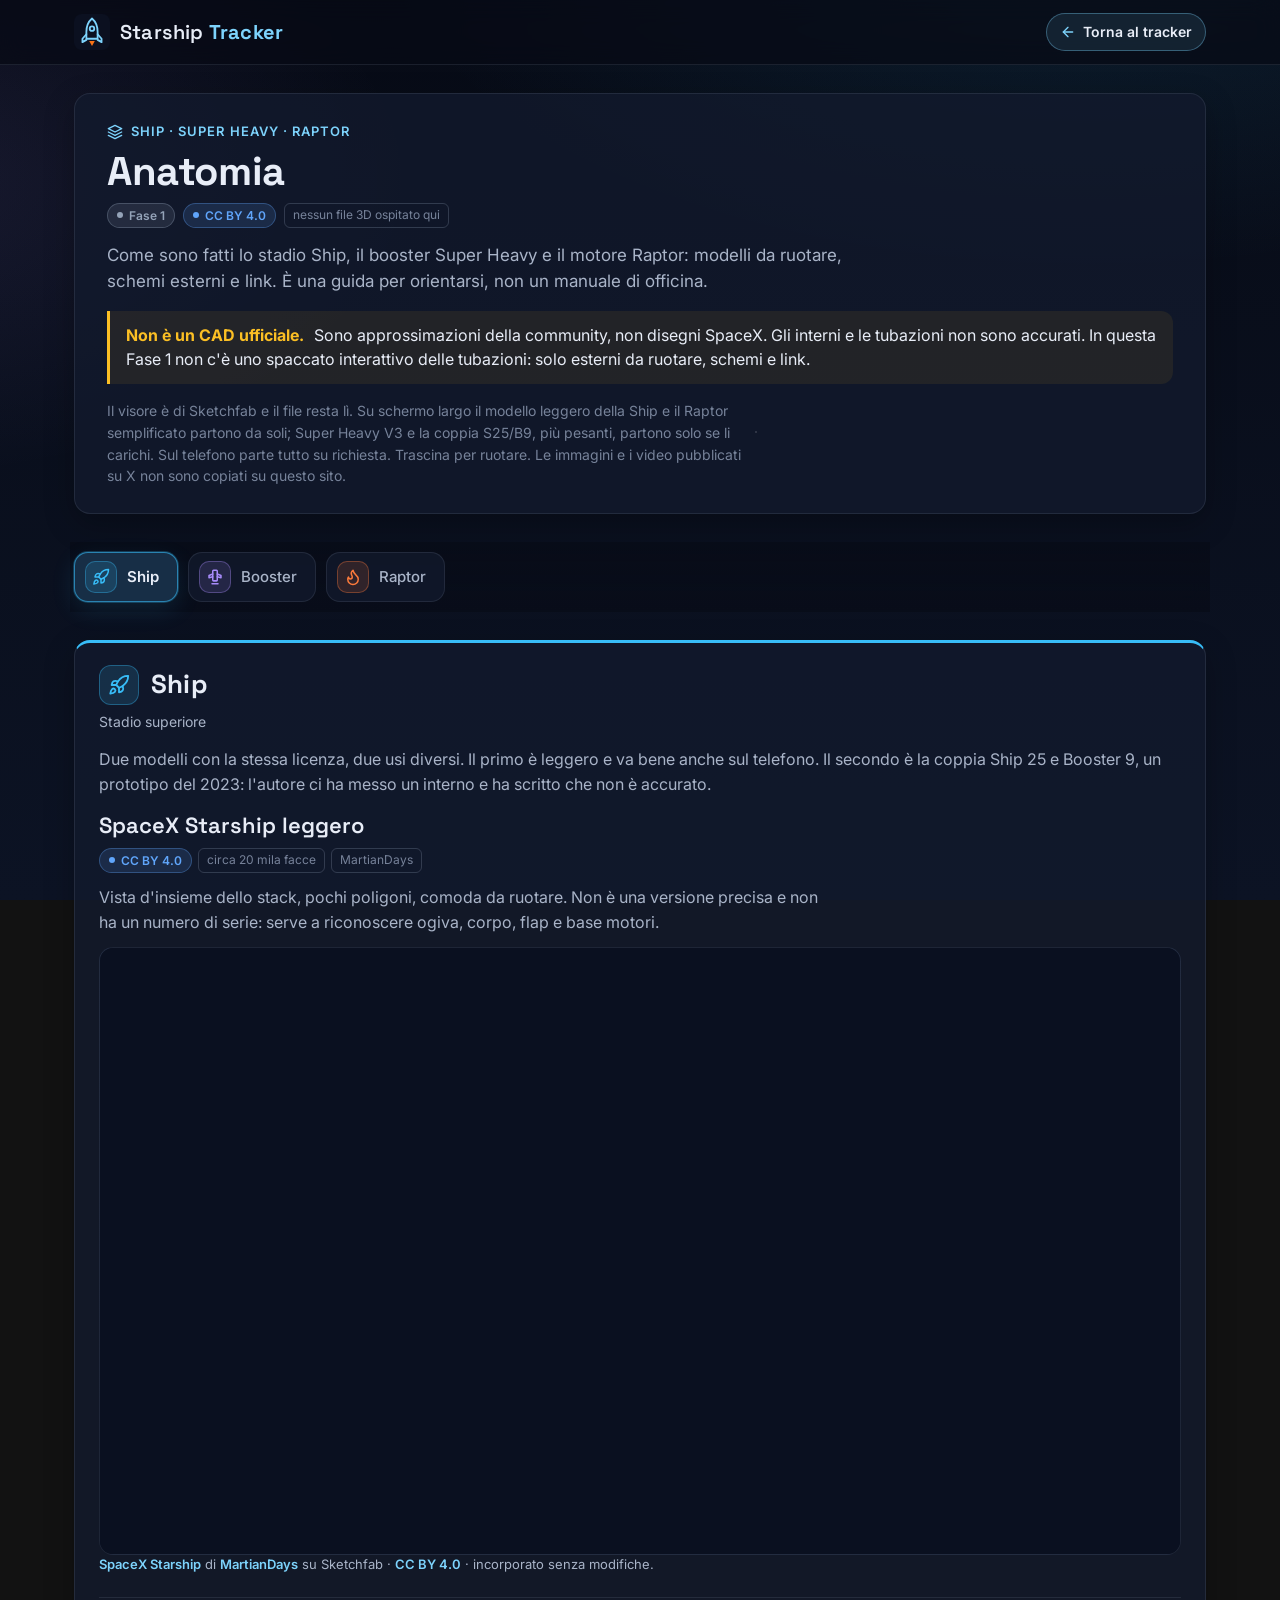
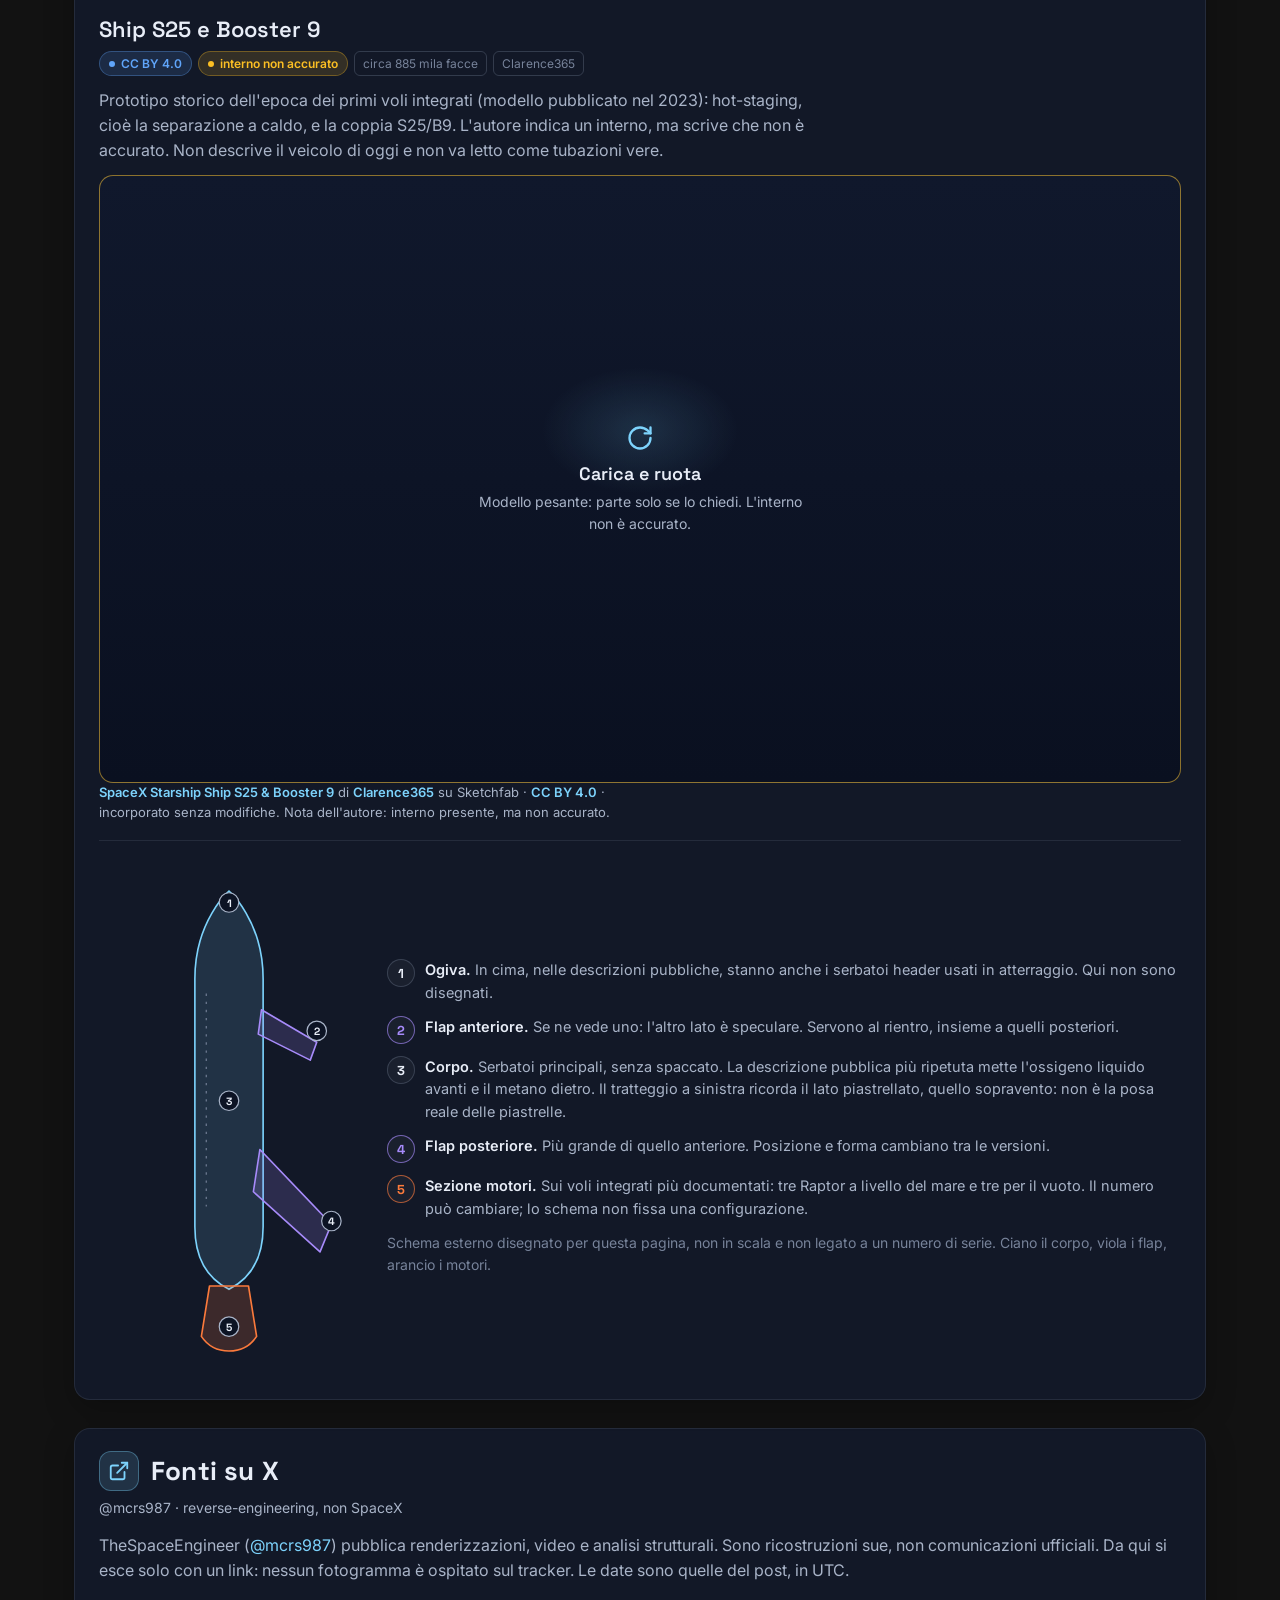
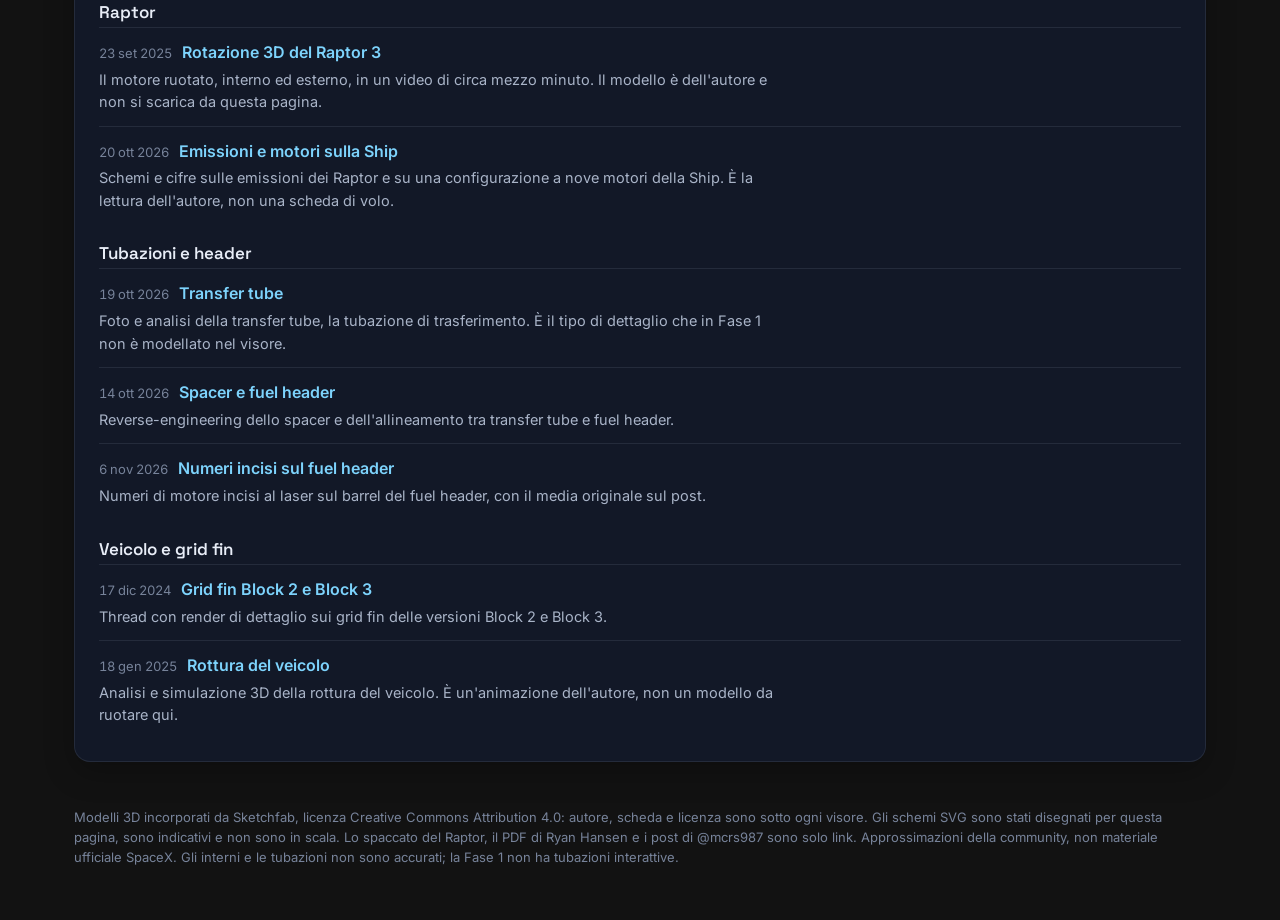
<file: anatomia/index.html>
<!doctype html>
<html lang="it" class="no-js">
<head>
  <meta name="robots" content="noindex, nofollow, noarchive">
  <meta charset="utf-8">
  <script>document.documentElement.className = document.documentElement.className.replace("no-js", "js");</script>
  <meta name="viewport" content="width=device-width, initial-scale=1, viewport-fit=cover">
  <meta name="theme-color" content="#070b16">
  <meta name="color-scheme" content="dark">
  <meta name="description" content="Anatomia di Starship: Ship, Super Heavy e Raptor in modelli 3D CC BY, schemi e link. Approssimazioni della community, non un CAD SpaceX.">
  <meta property="og:title" content="Anatomia · Starship Tracker">
  <meta property="og:description" content="Ship, Super Heavy e Raptor: modelli ruotabili, schemi esterni e fonti. Non è un CAD ufficiale.">
  <meta property="og:type" content="website">
  <title>Anatomia · Starship Tracker</title>
  <link rel="icon" href="../favicon.svg" type="image/svg+xml">
  <link rel="apple-touch-icon" href="../favicon.svg">
  <link rel="preconnect" href="https://fonts.googleapis.com">
  <link rel="preconnect" href="https://fonts.gstatic.com" crossorigin>
  <link href="https://fonts.googleapis.com/css2?family=Inter:wght@400;500;600;700&family=Space+Grotesk:wght@500;600;700&display=swap" rel="stylesheet">
  <link rel="stylesheet" href="../style.css?v=20261106a">
  <link rel="stylesheet" href="anatomia.css?v=20261106a">
</head>
<body>
  <div class="stars" aria-hidden="true"></div>
  <header class="top">
    <div class="wrap top-inner">
      <a class="brand" href="../" aria-label="Starship Tracker, torna al tracker">
        <img src="../favicon.svg" alt="" width="36" height="36">
        <span>Starship <b>Tracker</b></span>
      </a>
      <div class="top-right">
        <a class="top-link" href="../"><svg width="16" height="16" viewBox="0 0 24 24" fill="none" stroke="currentColor" stroke-width="2" stroke-linecap="round" stroke-linejoin="round" aria-hidden="true"><path d="m12 19-7-7 7-7"/><path d="M19 12H5"/></svg>Torna al tracker</a>
      </div>
    </div>
  </header>

  <main class="wrap" id="app">
    <noscript><p class="card">Senza JavaScript le tre parti restano una sotto l'altra e i modelli si aprono su Sketchfab dai link. Testo, schemi e fonti si leggono lo stesso.</p></noscript>

    <section class="card anat-hero">
      <p class="kicker"><svg width="16" height="16" viewBox="0 0 24 24" fill="none" stroke="currentColor" stroke-width="2" stroke-linecap="round" stroke-linejoin="round" aria-hidden="true"><path d="m12 2 10 5-10 5L2 7l10-5Z"/><path d="m2 17 10 5 10-5"/><path d="m2 12 10 5 10-5"/></svg>Ship · Super Heavy · Raptor</p>
      <h1>Anatomia</h1>
      <p class="anat-pills"><span class="badge t-neutral">Fase 1</span><span class="badge t-accent">CC BY 4.0</span><span class="chip">nessun file 3D ospitato qui</span></p>
      <p class="lead-small">Come sono fatti lo stadio Ship, il booster Super Heavy e il motore Raptor: modelli da ruotare, schemi esterni e link. È una guida per orientarsi, non un manuale di officina.</p>
      <div class="callout anat-warn"><b>Non è un CAD ufficiale.</b> Sono approssimazioni della community, non disegni SpaceX. Gli interni e le tubazioni non sono accurati. In questa Fase 1 non c'è uno spaccato interattivo delle tubazioni: solo esterni da ruotare, schemi e link.</div>
      <p class="note">Il visore è di Sketchfab e il file resta lì. Su schermo largo il modello leggero della Ship e il Raptor semplificato partono da soli; Super Heavy V3 e la coppia S25/B9, più pesanti, partono solo se li carichi. Sul telefono parte tutto su richiesta. Trascina per ruotare. Le immagini e i video pubblicati su X non sono copiati su questo sito.</p>
    </section>

    <nav class="tabs anat-tabs" id="anat-tabs" role="tablist" aria-label="Parti del veicolo">
      <button class="tab acc-prototipi" id="tab-ship" role="tab" type="button" aria-selected="true" aria-controls="ship" data-tab="ship" tabindex="0"><span class="ico"><svg width="20" height="20" viewBox="0 0 24 24" fill="none" stroke="currentColor" stroke-width="2" stroke-linecap="round" stroke-linejoin="round" aria-hidden="true"><path d="M4.5 16.5c-1.5 1.26-2 5-2 5s3.74-.5 5-2c.71-.84.7-2.13-.09-2.91a2.18 2.18 0 0 0-2.91-.09z"/><path d="m12 15-3-3a22 22 0 0 1 2-3.95A12.88 12.88 0 0 1 22 2c0 2.72-.78 7.5-6 11a22.35 22.35 0 0 1-4 2z"/><path d="M9 12H4s.55-3.03 2-4c1.62-1.08 5 0 5 0"/><path d="M12 15v5s3.03-.55 4-2c1.08-1.62 0-5 0-5"/></svg></span>Ship</button>
      <button class="tab acc-lanci" id="tab-booster" role="tab" type="button" aria-selected="false" aria-controls="booster" data-tab="booster" tabindex="-1"><span class="ico"><svg width="20" height="20" viewBox="0 0 24 24" fill="none" stroke="currentColor" stroke-width="2" stroke-linecap="round" stroke-linejoin="round" aria-hidden="true"><rect x="9" y="3" width="6" height="14" rx="1"/><path d="M9 8 4 10v3l5-1.2"/><path d="M15 8 20 10v3l-5-1.2"/><path d="M8 21h8"/><path d="M10 17h4"/></svg></span>Booster</button>
      <button class="tab acc-test" id="tab-raptor" role="tab" type="button" aria-selected="false" aria-controls="raptor" data-tab="raptor" tabindex="-1"><span class="ico"><svg width="20" height="20" viewBox="0 0 24 24" fill="none" stroke="currentColor" stroke-width="2" stroke-linecap="round" stroke-linejoin="round" aria-hidden="true"><path d="M8.5 14.5A2.5 2.5 0 0 0 11 12c0-1.38-.5-2-1-3-1.072-2.143-.224-4.054 2-6 .5 2.5 2 4.9 4 6.5 2 1.6 3 3.5 3 5.5a7 7 0 1 1-14 0c0-1.153.433-2.294 1-3a2.5 2.5 0 0 0 2.5 2.5z"/></svg></span>Raptor</button>
    </nav>

    <section id="ship" class="anat-panel is-on" data-panel role="tabpanel" aria-labelledby="tab-ship">
      <div class="card accented acc-prototipi">
        <div class="sec-head acc-prototipi">
          <span class="ico"><svg width="20" height="20" viewBox="0 0 24 24" fill="none" stroke="currentColor" stroke-width="2" stroke-linecap="round" stroke-linejoin="round" aria-hidden="true"><path d="M4.5 16.5c-1.5 1.26-2 5-2 5s3.74-.5 5-2c.71-.84.7-2.13-.09-2.91a2.18 2.18 0 0 0-2.91-.09z"/><path d="m12 15-3-3a22 22 0 0 1 2-3.95A12.88 12.88 0 0 1 22 2c0 2.72-.78 7.5-6 11a22.35 22.35 0 0 1-4 2z"/><path d="M9 12H4s.55-3.03 2-4c1.62-1.08 5 0 5 0"/><path d="M12 15v5s3.03-.55 4-2c1.08-1.62 0-5 0-5"/></svg></span>
          <h2>Ship</h2>
          <div class="sub">Stadio superiore</div>
        </div>
        <p class="pv-lead">Due modelli con la stessa licenza, due usi diversi. Il primo è leggero e va bene anche sul telefono. Il secondo è la coppia Ship 25 e Booster 9, un prototipo del 2023: l'autore ci ha messo un interno e ha scritto che non è accurato.</p>

        <article class="model" id="modello-lowpoly">
          <h3>SpaceX Starship leggero</h3>
          <p class="model-meta"><span class="badge t-accent">CC BY 4.0</span><span class="chip">circa 20 mila facce</span><span class="chip">MartianDays</span></p>
          <p>Vista d'insieme dello stack, pochi poligoni, comoda da ruotare. Non è una versione precisa e non ha un numero di serie: serve a riconoscere ogiva, corpo, flap e base motori.</p>
          <div class="viewer-frame" data-autoload="1" data-src="https://sketchfab.com/models/a8a0b69f776841a1a465cd9fb3762fd2/embed?autostart=0&amp;autospin=0&amp;ui_theme=dark&amp;dnt=1" data-title="SpaceX Starship, modello leggero di MartianDays su Sketchfab">
            <button type="button" class="viewer-load" data-load>
              <svg width="28" height="28" viewBox="0 0 24 24" fill="none" stroke="currentColor" stroke-width="2" stroke-linecap="round" stroke-linejoin="round" aria-hidden="true"><path d="M21 12a9 9 0 1 1-9-9c2.52 0 4.93 1 6.74 2.74L21 8"/><path d="M21 3v5h-5"/></svg>
              <strong>Carica e ruota</strong>
              <span>Modello leggero. Su schermo largo parte da solo.</span>
            </button>
          </div>
          <p class="attrib"><a href="https://sketchfab.com/3d-models/spacex-starship-a8a0b69f776841a1a465cd9fb3762fd2" target="_blank" rel="noopener noreferrer">SpaceX Starship</a> di <a href="https://sketchfab.com/MartianDays" target="_blank" rel="noopener noreferrer">MartianDays</a> su Sketchfab · <a href="https://creativecommons.org/licenses/by/4.0/" target="_blank" rel="noopener noreferrer">CC BY 4.0</a> · incorporato senza modifiche.</p>
        </article>

        <article class="model" id="modello-s25">
          <h3>Ship S25 e Booster 9</h3>
          <p class="model-meta"><span class="badge t-accent">CC BY 4.0</span><span class="badge t-warning">interno non accurato</span><span class="chip">circa 885 mila facce</span><span class="chip">Clarence365</span></p>
          <p>Prototipo storico dell'epoca dei primi voli integrati (modello pubblicato nel 2023): hot-staging, cioè la separazione a caldo, e la coppia S25/B9. L'autore indica un interno, ma scrive che non è accurato. Non descrive il veicolo di oggi e non va letto come tubazioni vere.</p>
          <div class="viewer-frame is-heavy" data-src="https://sketchfab.com/models/f76be07d358f454b8396d4e8f1cc5329/embed?autostart=0&amp;autospin=0&amp;ui_theme=dark&amp;dnt=1" data-title="SpaceX Starship Ship S25 e Booster 9, modello di Clarence365 su Sketchfab">
            <button type="button" class="viewer-load" data-load>
              <svg width="28" height="28" viewBox="0 0 24 24" fill="none" stroke="currentColor" stroke-width="2" stroke-linecap="round" stroke-linejoin="round" aria-hidden="true"><path d="M21 12a9 9 0 1 1-9-9c2.52 0 4.93 1 6.74 2.74L21 8"/><path d="M21 3v5h-5"/></svg>
              <strong>Carica e ruota</strong>
              <span>Modello pesante: parte solo se lo chiedi. L'interno non è accurato.</span>
            </button>
          </div>
          <p class="attrib"><a href="https://sketchfab.com/3d-models/spacex-starship-ship-s25-booster-9-f76be07d358f454b8396d4e8f1cc5329" target="_blank" rel="noopener noreferrer">SpaceX Starship Ship S25 &amp; Booster 9</a> di <a href="https://sketchfab.com/clarence365" target="_blank" rel="noopener noreferrer">Clarence365</a> su Sketchfab · <a href="https://creativecommons.org/licenses/by/4.0/" target="_blank" rel="noopener noreferrer">CC BY 4.0</a> · incorporato senza modifiche. Nota dell'autore: interno presente, ma non accurato.</p>
        </article>

        <figure class="schema">
          <svg class="schema-svg" viewBox="0 0 320 640" aria-hidden="true">
            <path class="hull" stroke-width="2" d="M118 150 C118 78 160 42 160 42 C160 42 202 78 202 150 L202 455 C202 498 184 520 160 532 C136 520 118 498 118 455 Z"/>
            <path class="tile" fill="none" stroke-width="1.4" stroke-dasharray="3 7" d="M132 168 V430"/>
            <path class="ctrl" stroke-width="2" stroke-linejoin="round" d="M200 188 L268 228 L260 250 L196 218 Z"/>
            <path class="ctrl" stroke-width="2" stroke-linejoin="round" d="M198 360 L286 452 L272 486 L190 412 Z"/>
            <path class="eng" stroke-width="2" stroke-linejoin="round" d="M136 528 L126 590 C142 614 178 614 194 590 L184 528 Z"/>
            <g class="mark" stroke-width="1.5"><circle cx="160" cy="56" r="12"/><text x="160" y="57" text-anchor="middle" dominant-baseline="central">1</text></g>
            <g class="mark" stroke-width="1.5"><circle cx="268" cy="214" r="12"/><text x="268" y="215" text-anchor="middle" dominant-baseline="central">2</text></g>
            <g class="mark" stroke-width="1.5"><circle cx="160" cy="300" r="12"/><text x="160" y="301" text-anchor="middle" dominant-baseline="central">3</text></g>
            <g class="mark" stroke-width="1.5"><circle cx="286" cy="448" r="12"/><text x="286" y="449" text-anchor="middle" dominant-baseline="central">4</text></g>
            <g class="mark" stroke-width="1.5"><circle cx="160" cy="578" r="12"/><text x="160" y="579" text-anchor="middle" dominant-baseline="central">5</text></g>
          </svg>
          <figcaption>
            <ol>
              <li><span class="n">1</span><span><b>Ogiva.</b> In cima, nelle descrizioni pubbliche, stanno anche i serbatoi header usati in atterraggio. Qui non sono disegnati.</span></li>
              <li><span class="n ctrl">2</span><span><b>Flap anteriore.</b> Se ne vede uno: l'altro lato è speculare. Servono al rientro, insieme a quelli posteriori.</span></li>
              <li><span class="n">3</span><span><b>Corpo.</b> Serbatoi principali, senza spaccato. La descrizione pubblica più ripetuta mette l'ossigeno liquido avanti e il metano dietro. Il tratteggio a sinistra ricorda il lato piastrellato, quello sopravento: non è la posa reale delle piastrelle.</span></li>
              <li><span class="n ctrl">4</span><span><b>Flap posteriore.</b> Più grande di quello anteriore. Posizione e forma cambiano tra le versioni.</span></li>
              <li><span class="n eng">5</span><span><b>Sezione motori.</b> Sui voli integrati più documentati: tre Raptor a livello del mare e tre per il vuoto. Il numero può cambiare; lo schema non fissa una configurazione.</span></li>
            </ol>
            <p class="note">Schema esterno disegnato per questa pagina, non in scala e non legato a un numero di serie. Ciano il corpo, viola i flap, arancio i motori.</p>
          </figcaption>
        </figure>
      </div>
    </section>

    <section id="booster" class="anat-panel" data-panel role="tabpanel" aria-labelledby="tab-booster">
      <div class="card accented acc-lanci">
        <div class="sec-head acc-lanci">
          <span class="ico"><svg width="20" height="20" viewBox="0 0 24 24" fill="none" stroke="currentColor" stroke-width="2" stroke-linecap="round" stroke-linejoin="round" aria-hidden="true"><rect x="9" y="3" width="6" height="14" rx="1"/><path d="M9 8 4 10v3l5-1.2"/><path d="M15 8 20 10v3l-5-1.2"/><path d="M8 21h8"/><path d="M10 17h4"/></svg></span>
          <h2>Super Heavy</h2>
          <div class="sub">Il booster, primo stadio</div>
        </div>
        <p class="pv-lead">Il modello qui sotto è un Super Heavy V3 visto da fuori: 33 Raptor 3 e tre grid fin, come li ha messi l'autore. È pesante e lui stesso lo indica per i render, non per il tempo reale. Non contiene tubazioni interne accurate. Per il Booster 9 dell'epoca IFT c'è il modello <a href="#modello-s25">Ship S25 e Booster 9</a>.</p>

        <article class="model" id="modello-shv3">
          <h3>Super Heavy V3</h3>
          <p class="model-meta"><span class="badge t-accent">CC BY 4.0</span><span class="badge t-warning">modello pesante</span><span class="chip">circa 3,8 milioni di facce</span><span class="chip">Ijsz23</span></p>
          <p>Esterno del primo stadio V3. L'autore descrive 33 Raptor 3 molto dettagliati, in anelli da 3, 10 e 20, e tre grid fin. Nota sua: non è ottimizzato per i giochi o per l'uso in tempo reale, solo per i render. Su telefono conviene caricarlo solo se la connessione regge.</p>
          <div class="viewer-frame is-heavy" data-src="https://sketchfab.com/models/12c91924d743465aac22f29ad8ba2e45/embed?autostart=0&amp;autospin=0&amp;ui_theme=dark&amp;dnt=1" data-title="SpaceX Starship Superheavy V3, modello di Ijsz23 su Sketchfab">
            <button type="button" class="viewer-load" data-load>
              <svg width="28" height="28" viewBox="0 0 24 24" fill="none" stroke="currentColor" stroke-width="2" stroke-linecap="round" stroke-linejoin="round" aria-hidden="true"><path d="M21 12a9 9 0 1 1-9-9c2.52 0 4.93 1 6.74 2.74L21 8"/><path d="M21 3v5h-5"/></svg>
              <strong>Carica e ruota</strong>
              <span>Circa 3,8 milioni di facce. Parte solo su richiesta.</span>
            </button>
          </div>
          <p class="attrib"><a href="https://sketchfab.com/3d-models/spacex-starship-superheavy-v3-12c91924d743465aac22f29ad8ba2e45" target="_blank" rel="noopener noreferrer">SpaceX Starship Superheavy V3</a> di <a href="https://sketchfab.com/Ijsz23" target="_blank" rel="noopener noreferrer">Ijsz23</a> su Sketchfab · <a href="https://creativecommons.org/licenses/by/4.0/" target="_blank" rel="noopener noreferrer">CC BY 4.0</a> · incorporato senza modifiche.</p>
        </article>

        <figure class="schema">
          <svg class="schema-svg" viewBox="0 0 320 640" aria-hidden="true">
            <path class="hull" stroke-width="2" d="M92 78 h136 v32 h-136 Z"/>
            <path class="ctrl" stroke-width="2" stroke-linejoin="round" d="M96 128 L36 140 L36 184 L96 172 Z"/>
            <path class="ctrl" stroke-width="2" stroke-linejoin="round" d="M224 128 L284 140 L284 184 L224 172 Z"/>
            <path class="hull" stroke-width="2" d="M108 108 h104 v390 h-104 Z"/>
            <path class="eng" stroke-width="2" d="M96 498 h128 v78 h-128 Z"/>
            <g class="eng" fill="none" stroke-width="1.6">
              <circle cx="124" cy="528" r="8"/><circle cx="148" cy="528" r="8"/><circle cx="172" cy="528" r="8"/><circle cx="196" cy="528" r="8"/>
              <circle cx="136" cy="550" r="8"/><circle cx="160" cy="550" r="8"/><circle cx="184" cy="550" r="8"/>
            </g>
            <g class="mark" stroke-width="1.5"><circle cx="160" cy="58" r="12"/><text x="160" y="59" text-anchor="middle" dominant-baseline="central">1</text></g>
            <g class="mark" stroke-width="1.5"><circle cx="36" cy="162" r="12"/><text x="36" y="163" text-anchor="middle" dominant-baseline="central">2</text></g>
            <g class="mark" stroke-width="1.5"><circle cx="160" cy="300" r="12"/><text x="160" y="301" text-anchor="middle" dominant-baseline="central">3</text></g>
            <g class="mark" stroke-width="1.5"><circle cx="252" cy="536" r="12"/><text x="252" y="537" text-anchor="middle" dominant-baseline="central">4</text></g>
          </svg>
          <figcaption>
            <ol>
              <li><span class="n">1</span><span><b>Anello in cima.</b> Sulle versioni con hot-staging (separazione a caldo) sta qui, sopra il booster. La forma esatta cambia e questo rettangolo non la misura.</span></li>
              <li><span class="n ctrl">2</span><span><b>Grid fin.</b> Quattro sulle prime versioni. Il modello V3 di questa pagina ne mostra tre, in linea con le ricostruzioni del Block 2/3. Non è un conteggio fatto da noi su un volo.</span></li>
              <li><span class="n">3</span><span><b>Corpo.</b> Anche qui, nelle descrizioni pubbliche, l'ossigeno liquido sta avanti e il metano dietro. Nessun tubo è disegnato.</span></li>
              <li><span class="n eng">4</span><span><b>Sezione dei 33 motori.</b> I cerchi sono un promemoria, non i 33 Raptor. Nel modello V3 l'autore li dispone in anelli da 3, 10 e 20.</span></li>
            </ol>
            <p class="note">Stessi colori dello schema Ship. Indicativo, non in scala. I thread sui grid fin e sulle tubazioni sono link, più sotto.</p>
          </figcaption>
        </figure>
      </div>
    </section>

    <section id="raptor" class="anat-panel" data-panel role="tabpanel" aria-labelledby="tab-raptor">
      <div class="card accented acc-test">
        <div class="sec-head acc-test">
          <span class="ico"><svg width="20" height="20" viewBox="0 0 24 24" fill="none" stroke="currentColor" stroke-width="2" stroke-linecap="round" stroke-linejoin="round" aria-hidden="true"><path d="M8.5 14.5A2.5 2.5 0 0 0 11 12c0-1.38-.5-2-1-3-1.072-2.143-.224-4.054 2-6 .5 2.5 2 4.9 4 6.5 2 1.6 3 3.5 3 5.5a7 7 0 1 1-14 0c0-1.153.433-2.294 1-3a2.5 2.5 0 0 0 2.5 2.5z"/></svg></span>
          <h2>Raptor</h2>
          <div class="sub">Motore a metano e ossigeno liquido</div>
        </div>
        <p class="pv-lead">SpaceX lo descrive in pubblico come un motore a ciclo a combustione stadiata a flusso completo (full-flow staged combustion). Il modello 3D di questa pagina è una semplificazione vecchia: mostra una sagoma, non la differenza tra Raptor 2, Raptor 3, livello del mare e vuoto. Per l'interno si esce dal sito, verso uno spaccato didattico e un disegno A4.</p>

        <article class="model" id="modello-raptor">
          <h3>Raptor semplificato</h3>
          <p class="model-meta"><span class="badge t-accent">CC BY 4.0</span><span class="chip">circa 36 mila facce</span><span class="chip">Yandery_Kempff</span></p>
          <p>Utile per ruotare ugello e corpo. Non è un esploso e non va usato per leggere tubi, valvole o la generazione del motore.</p>
          <div class="viewer-frame" data-autoload="1" data-src="https://sketchfab.com/models/1baab906e4774f93b024bfd81f2671f2/embed?autostart=0&amp;autospin=0&amp;ui_theme=dark&amp;dnt=1" data-title="Raptor Engine, modello semplificato di Yandery_Kempff su Sketchfab">
            <button type="button" class="viewer-load" data-load>
              <svg width="28" height="28" viewBox="0 0 24 24" fill="none" stroke="currentColor" stroke-width="2" stroke-linecap="round" stroke-linejoin="round" aria-hidden="true"><path d="M21 12a9 9 0 1 1-9-9c2.52 0 4.93 1 6.74 2.74L21 8"/><path d="M21 3v5h-5"/></svg>
              <strong>Carica e ruota</strong>
              <span>Modello leggero e semplificato. Su schermo largo parte da solo.</span>
            </button>
          </div>
          <p class="attrib"><a href="https://sketchfab.com/3d-models/raptor-engine-1baab906e4774f93b024bfd81f2671f2" target="_blank" rel="noopener noreferrer">RAPTOR ENGINE</a> di <a href="https://sketchfab.com/Yandery_Kempff" target="_blank" rel="noopener noreferrer">Yandery_Kempff</a> su Sketchfab · <a href="https://creativecommons.org/licenses/by/4.0/" target="_blank" rel="noopener noreferrer">CC BY 4.0</a> · incorporato senza modifiche.</p>
        </article>

        <figure class="schema">
          <svg class="schema-svg" viewBox="0 0 320 560" aria-hidden="true">
            <path class="hull" stroke-width="2" d="M124 70 h72 v130 h-72 Z"/>
            <circle class="ctrl" stroke-width="2" cx="230" cy="110" r="28"/>
            <circle class="ctrl" stroke-width="2" cx="230" cy="168" r="22"/>
            <path class="hull" stroke-width="2" d="M136 200 h48 l14 70 h-76 Z"/>
            <path class="eng" stroke-width="2" stroke-linejoin="round" d="M142 270 L78 500 L242 500 L178 270 Z"/>
            <g class="mark" stroke-width="1.5"><circle cx="230" cy="78" r="12"/><text x="230" y="79" text-anchor="middle" dominant-baseline="central">1</text></g>
            <g class="mark" stroke-width="1.5"><circle cx="160" cy="230" r="12"/><text x="160" y="231" text-anchor="middle" dominant-baseline="central">2</text></g>
            <g class="mark" stroke-width="1.5"><circle cx="160" cy="470" r="12"/><text x="160" y="471" text-anchor="middle" dominant-baseline="central">3</text></g>
          </svg>
          <figcaption>
            <ol>
              <li><span class="n ctrl">1</span><span><b>Turbopompe.</b> Due cerchi per ricordare che stanno in testa al motore. Non sono il layout vero di ossigeno e metano.</span></li>
              <li><span class="n">2</span><span><b>Camera di combustione.</b> Blocco unico, senza iniettori né canali di raffreddamento.</span></li>
              <li><span class="n eng">3</span><span><b>Ugello.</b> Una forma sola, di proposito generica: quello a livello del mare è più corto, quello per il vuoto più lungo.</span></li>
            </ol>
            <p class="note">Sagoma didattica, non uno spaccato. Il disegno del Raptor 2 è il PDF qui sotto.</p>
          </figcaption>
        </figure>

        <h3 class="tools-title">Schemi e strumenti fuori dal sito</h3>
        <div class="ext-grid">
          <article class="ext-card">
            <p class="k">Spaccato didattico</p>
            <h3>Spaccato interattivo del Raptor</h3>
            <p>Esploso interattivo su raptor.tbots.space: uno stack 3D schematico, ispirato a fonti pubbliche, non un CAD e non un file da ospitare qui.</p>
            <p class="ext-links"><a href="https://raptor.tbots.space/" target="_blank" rel="noopener noreferrer">Apri lo spaccato</a></p>
          </article>
          <article class="ext-card">
            <p class="k">Schema 2D · MIT</p>
            <h3>Disegno A4 del Raptor 2</h3>
            <p>Dal progetto Anatomy di Ryan Hansen. Il software è sotto licenza MIT e la scheda community indica il disegno come MIT. È uno schema della community, non un disegno SpaceX. Il PDF non è copiato su questo sito.</p>
            <p class="ext-links">
              <a href="https://skills.wheresryan.sh/anatomy/print/raptor-engine-drawing-a4.pdf" target="_blank" rel="noopener noreferrer">Apri il PDF</a>
              <a href="https://skills.wheresryan.sh/anatomy/community/wheresryan22/raptor-engine" target="_blank" rel="noopener noreferrer">Scheda del disegno</a>
              <a href="https://github.com/wheresryan22/anatomy" target="_blank" rel="noopener noreferrer">Progetto</a>
            </p>
          </article>
        </div>
        <p class="note">I thread di @mcrs987 sul Raptor 3, sulle emissioni e sul fuel header sono nella lista <a href="#fonti-x">Fonti su X</a>. Si apre il post, non si incorpora il video.</p>
      </div>
    </section>

    <section class="card" id="fonti-x">
      <div class="sec-head">
        <span class="ico"><svg width="20" height="20" viewBox="0 0 24 24" fill="none" stroke="currentColor" stroke-width="2" stroke-linecap="round" stroke-linejoin="round" aria-hidden="true"><path d="M15 3h6v6"/><path d="M10 14 21 3"/><path d="M18 13v6a2 2 0 0 1-2 2H5a2 2 0 0 1-2-2V8a2 2 0 0 1 2-2h6"/></svg></span>
        <h2>Fonti su X</h2>
        <div class="sub">@mcrs987 · reverse-engineering, non SpaceX</div>
      </div>
      <p class="pv-lead">TheSpaceEngineer (<a href="https://x.com/mcrs987" target="_blank" rel="noopener noreferrer">@mcrs987</a>) pubblica renderizzazioni, video e analisi strutturali. Sono ricostruzioni sue, non comunicazioni ufficiali. Da qui si esce solo con un link: nessun fotogramma è ospitato sul tracker. Le date sono quelle del post, in UTC.</p>

      <div class="src-group">
        <h3>Raptor</h3>
        <ul class="src-list">
          <li id="x-raptor3">
            <div class="src-top"><span class="when">23 set 2025</span><a class="ttl" href="https://x.com/mcrs987/status/1970473224812265883" target="_blank" rel="noopener noreferrer">Rotazione 3D del Raptor 3</a></div>
            <p>Il motore ruotato, interno ed esterno, in un video di circa mezzo minuto. Il modello è dell'autore e non si scarica da questa pagina.</p>
          </li>
          <li id="x-emissioni">
            <div class="src-top"><span class="when">20 ott 2026</span><a class="ttl" href="https://x.com/mcrs987/status/2112562936329695502" target="_blank" rel="noopener noreferrer">Emissioni e motori sulla Ship</a></div>
            <p>Schemi e cifre sulle emissioni dei Raptor e su una configurazione a nove motori della Ship. È la lettura dell'autore, non una scheda di volo.</p>
          </li>
        </ul>
      </div>

      <div class="src-group">
        <h3>Tubazioni e header</h3>
        <ul class="src-list">
          <li id="x-tube">
            <div class="src-top"><span class="when">19 ott 2026</span><a class="ttl" href="https://x.com/mcrs987/status/2112017040953545185" target="_blank" rel="noopener noreferrer">Transfer tube</a></div>
            <p>Foto e analisi della transfer tube, la tubazione di trasferimento. È il tipo di dettaglio che in Fase 1 non è modellato nel visore.</p>
          </li>
          <li id="x-spacer">
            <div class="src-top"><span class="when">14 ott 2026</span><a class="ttl" href="https://x.com/mcrs987/status/2110251714196419065" target="_blank" rel="noopener noreferrer">Spacer e fuel header</a></div>
            <p>Reverse-engineering dello spacer e dell'allineamento tra transfer tube e fuel header.</p>
          </li>
          <li id="x-etch">
            <div class="src-top"><span class="when">6 nov 2026</span><a class="ttl" href="https://x.com/mcrs987/status/2118535064040419423" target="_blank" rel="noopener noreferrer">Numeri incisi sul fuel header</a></div>
            <p>Numeri di motore incisi al laser sul barrel del fuel header, con il media originale sul post.</p>
          </li>
        </ul>
      </div>

      <div class="src-group">
        <h3>Veicolo e grid fin</h3>
        <ul class="src-list">
          <li id="x-gridfin">
            <div class="src-top"><span class="when">17 dic 2024</span><a class="ttl" href="https://x.com/mcrs987/status/1868856377369936212" target="_blank" rel="noopener noreferrer">Grid fin Block 2 e Block 3</a></div>
            <p>Thread con render di dettaglio sui grid fin delle versioni Block 2 e Block 3.</p>
          </li>
          <li id="x-breakup">
            <div class="src-top"><span class="when">18 gen 2025</span><a class="ttl" href="https://x.com/mcrs987/status/1880527467641032742" target="_blank" rel="noopener noreferrer">Rottura del veicolo</a></div>
            <p>Analisi e simulazione 3D della rottura del veicolo. È un'animazione dell'autore, non un modello da ruotare qui.</p>
          </li>
        </ul>
      </div>
    </section>
  </main>

  <footer class="wrap foot">
    <p>Modelli 3D incorporati da Sketchfab, licenza Creative Commons Attribution 4.0: autore, scheda e licenza sono sotto ogni visore. Gli schemi SVG sono stati disegnati per questa pagina, sono indicativi e non sono in scala. Lo spaccato del Raptor, il PDF di Ryan Hansen e i post di @mcrs987 sono solo link. Approssimazioni della community, non materiale ufficiale SpaceX. Gli interni e le tubazioni non sono accurati; la Fase 1 non ha tubazioni interattive.</p>
  </footer>

  <script src="anatomia.js?v=20261106a" defer></script>
</body>
</html>
</file>
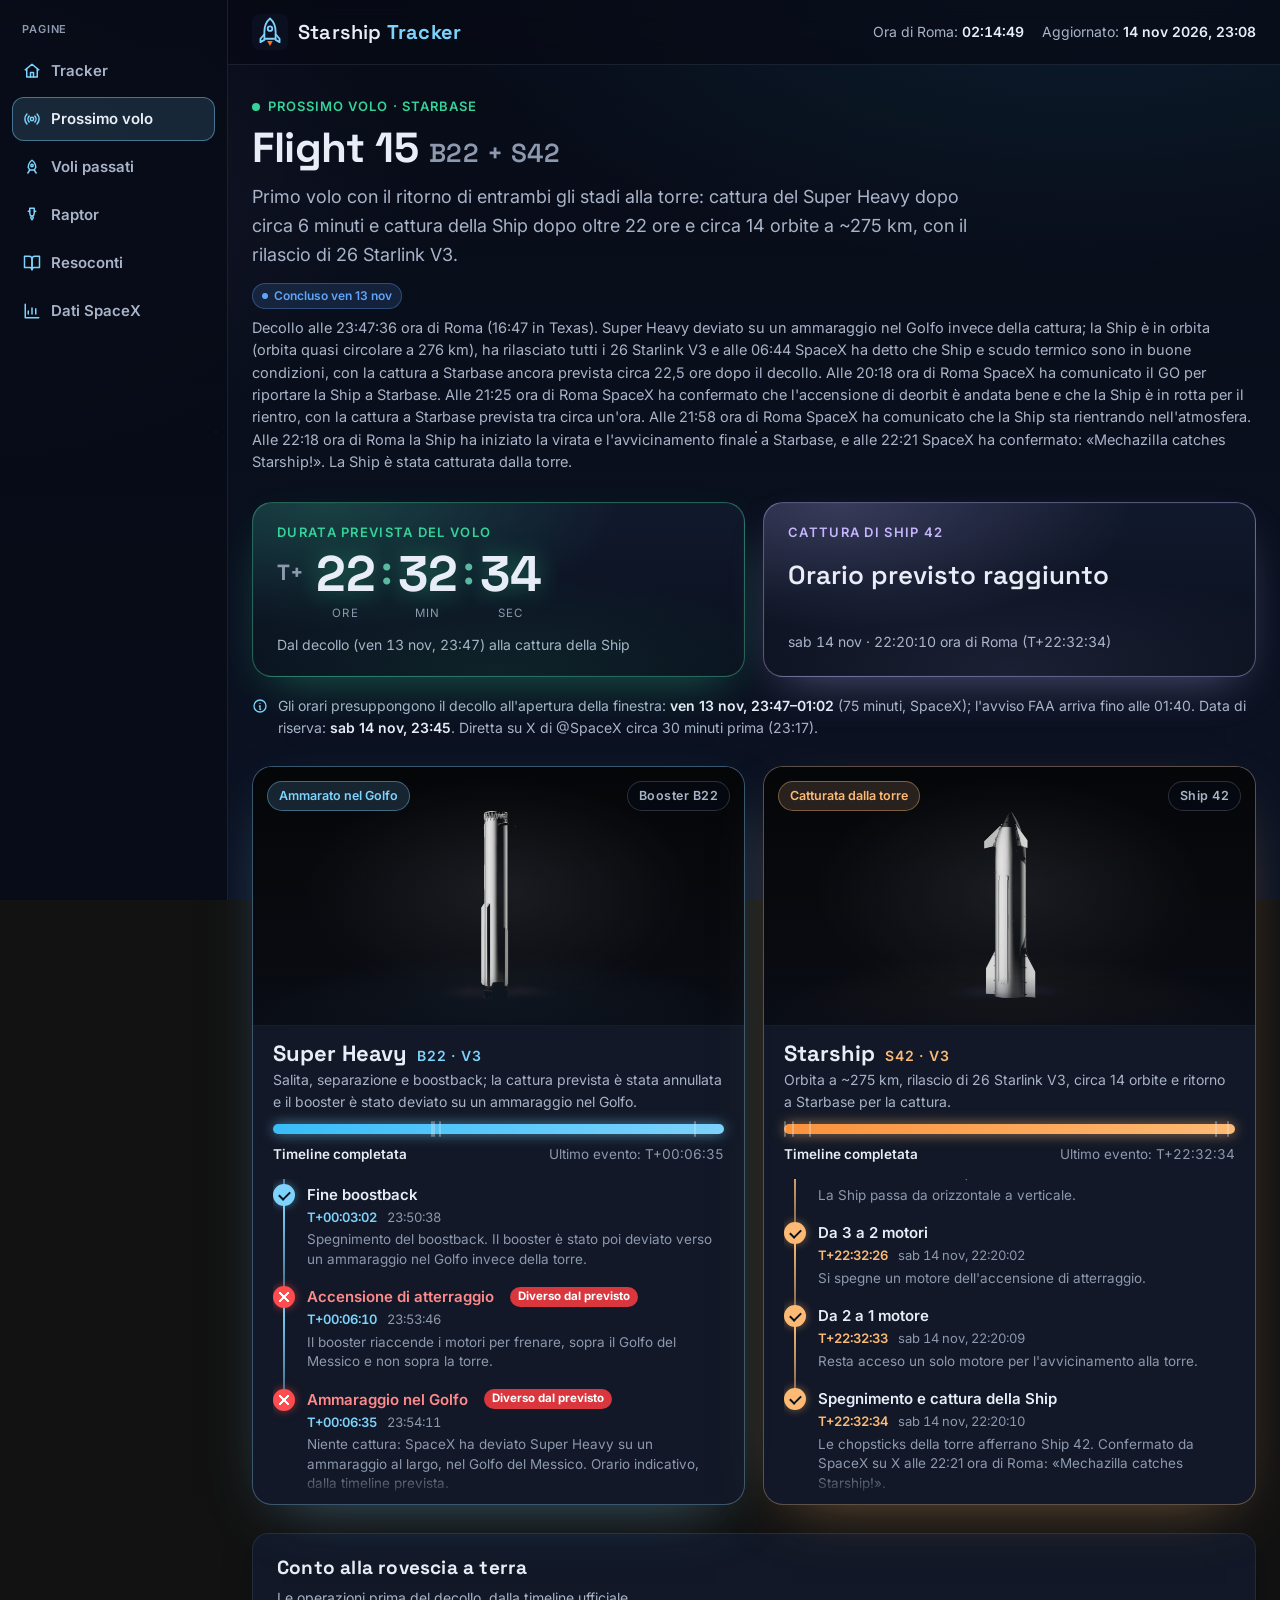
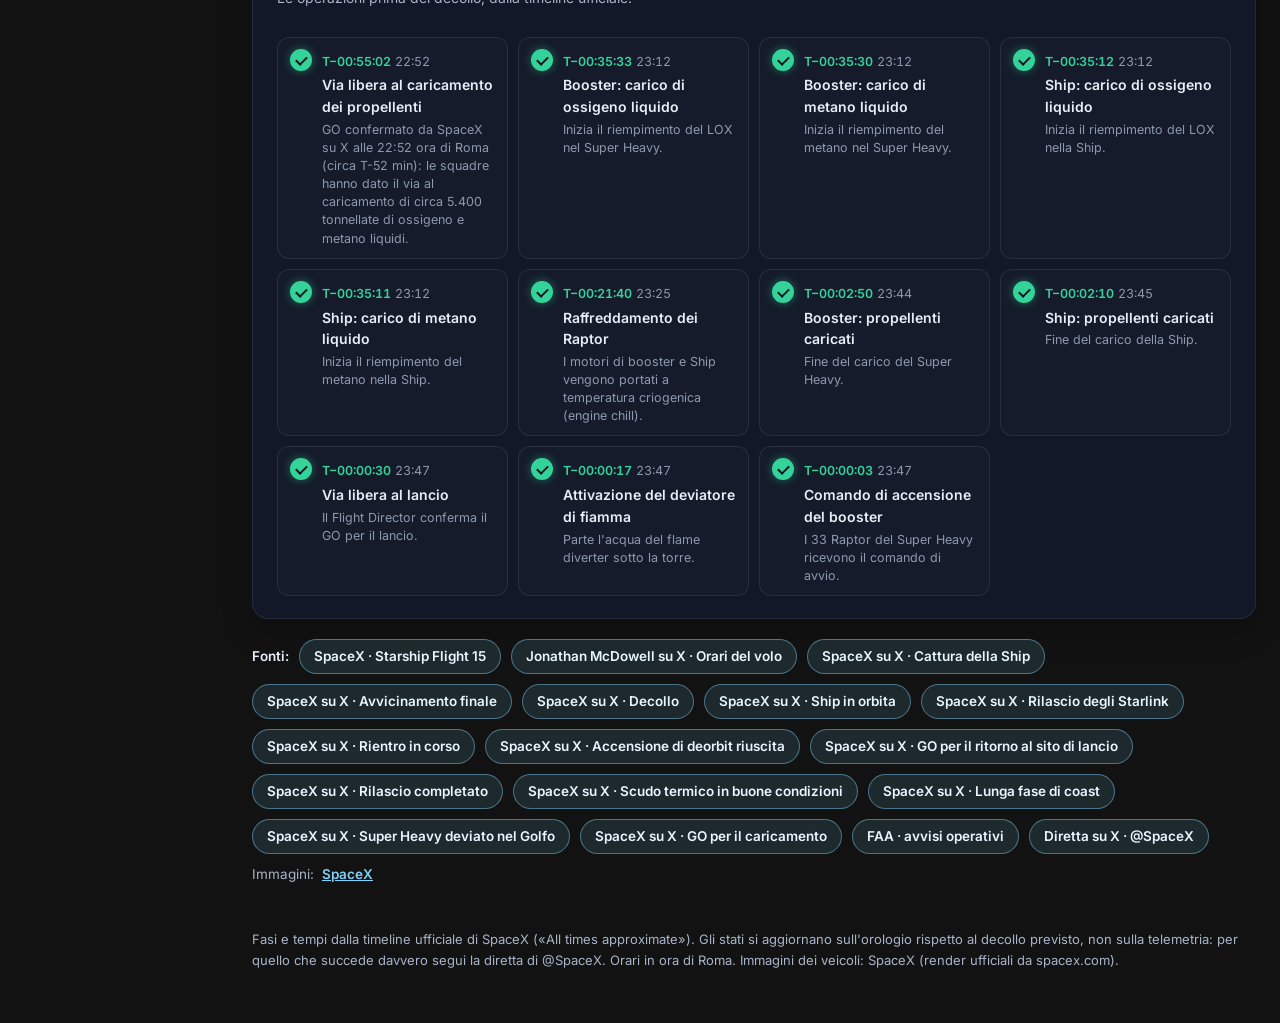
<file: prossimo-volo/index.html>
<!doctype html>
<html lang="it">
<head>
  <meta name="robots" content="noindex, nofollow, noarchive">
  <meta charset="utf-8">
  <meta name="viewport" content="width=device-width, initial-scale=1, viewport-fit=cover">
  <meta name="theme-color" content="#070b16">
  <meta name="color-scheme" content="dark">
  <meta name="description" content="Flight 15 di Starship in diretta: conti alla rovescia per il decollo e la cattura di Ship 42, e le fasi del volo di Super Heavy e Ship.">
  <meta property="og:title" content="Prossimo volo · Starship Tracker">
  <meta property="og:description" content="Flight 15: conti alla rovescia e fasi del volo di B22 e S42, in ora di Roma.">
  <meta property="og:type" content="website">
  <title>Prossimo volo · Starship Tracker</title>
  <link rel="icon" href="../favicon.svg" type="image/svg+xml">
  <link rel="preconnect" href="https://fonts.googleapis.com">
  <link rel="preconnect" href="https://fonts.gstatic.com" crossorigin>
  <link href="https://fonts.googleapis.com/css2?family=Inter:wght@400;500;600;700&family=Space+Grotesk:wght@500;600;700&display=swap" rel="stylesheet">
  <link rel="stylesheet" href="../style.css?v=20261106c">
  <link rel="stylesheet" href="../voli/voli.css?v=20261110b">
  <link rel="stylesheet" href="pv.css?v=20261114c">
</head>
<body>
  <script src="../nav.js?v=20261112a"></script>
  <div class="stars" aria-hidden="true"></div>
  <header class="top">
    <div class="wrap top-inner">
      <a class="brand" href="../" aria-label="Starship Tracker, torna al tracker">
        <img src="../favicon.svg" alt="" width="36" height="36">
        <span>Starship <b>Tracker</b></span>
      </a>
      <div class="top-right">
        <p class="updated" id="clock">Ora di Roma: –</p>
        <p class="updated" id="updated">Caricamento…</p>
      </div>
    </div>
  </header>

  <main class="wrap" id="app">
    <noscript><p class="card">Serve JavaScript per i conti alla rovescia e le fasi del volo.</p></noscript>
  </main>

  <footer class="wrap foot">
    <p>Fasi e tempi dalla timeline ufficiale di SpaceX («All times approximate»). Gli stati si aggiornano sull'orologio rispetto al decollo previsto, non sulla telemetria: per quello che succede davvero segui la diretta di @SpaceX. Orari in ora di Roma. Immagini dei veicoli: SpaceX (render ufficiali da spacex.com).</p>
  </footer>

  <script src="pv.js?v=20261114c" defer></script>
</body>
</html>
</file>
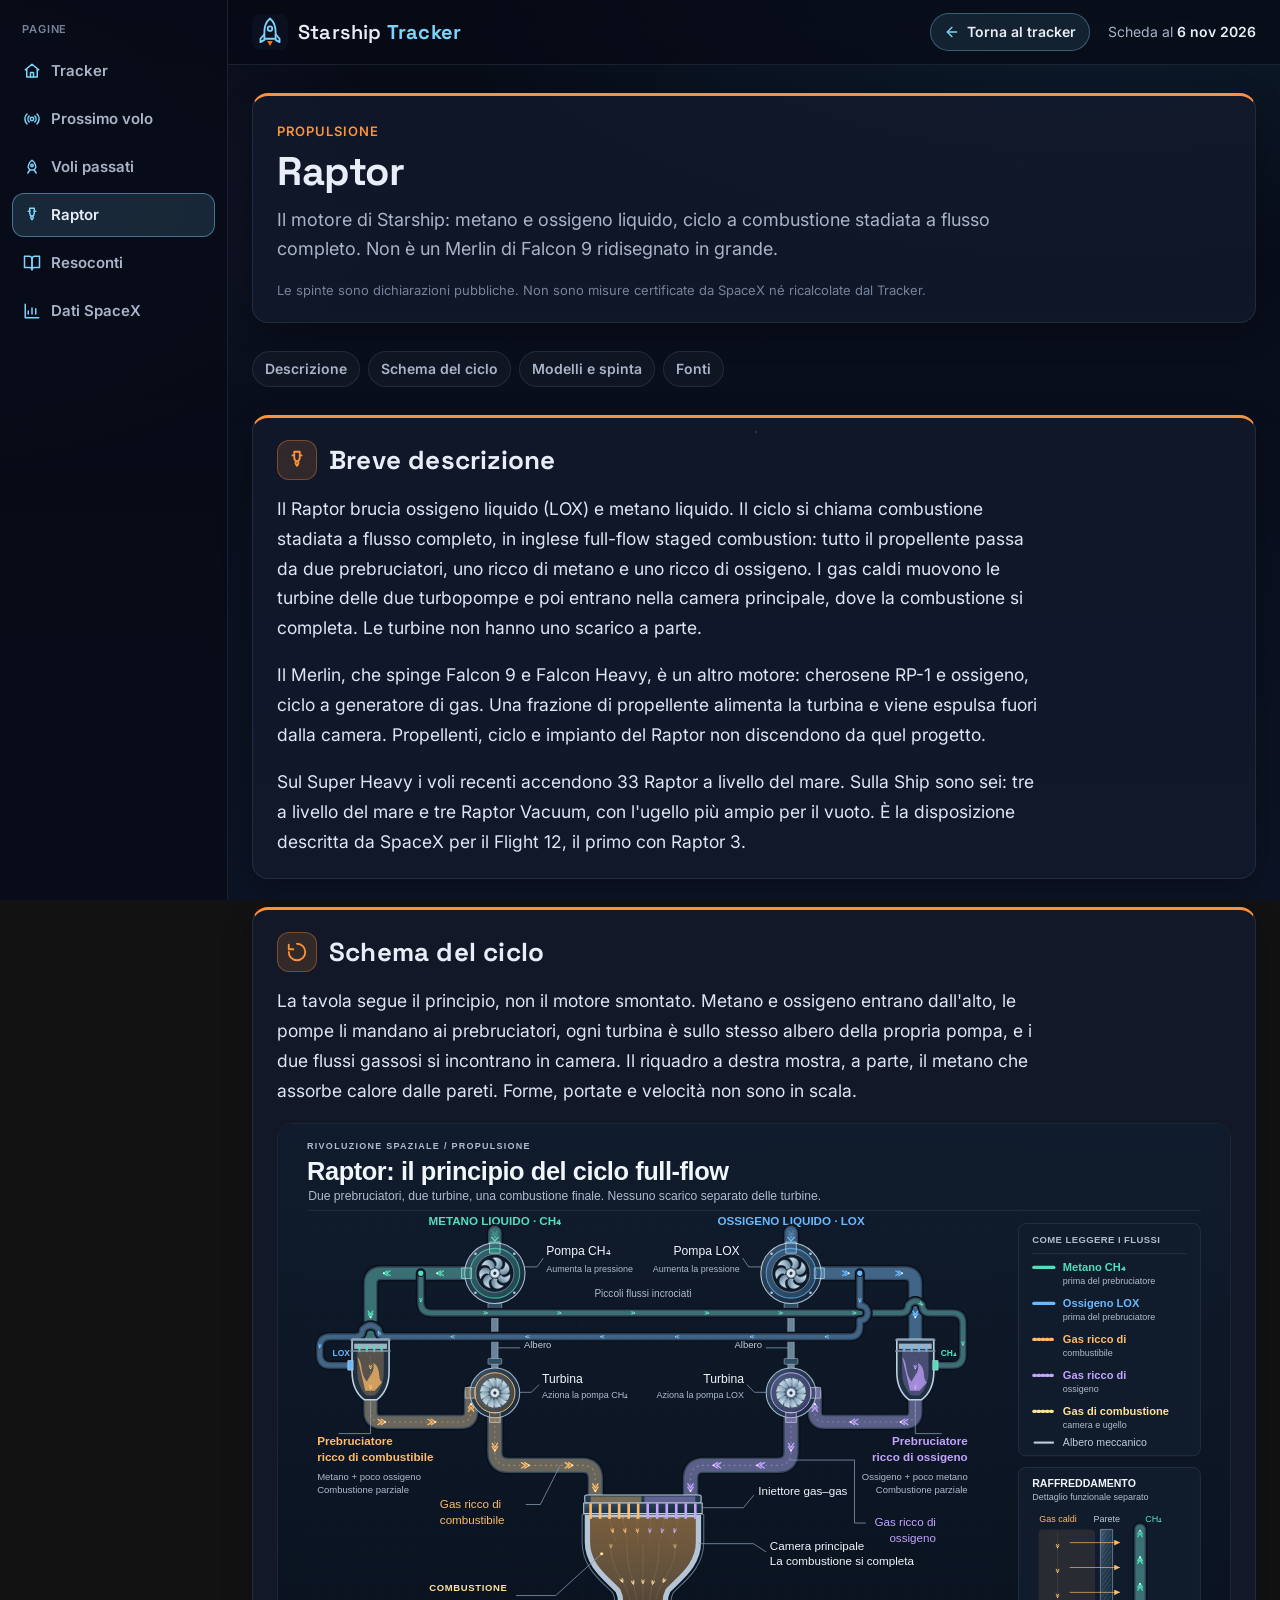
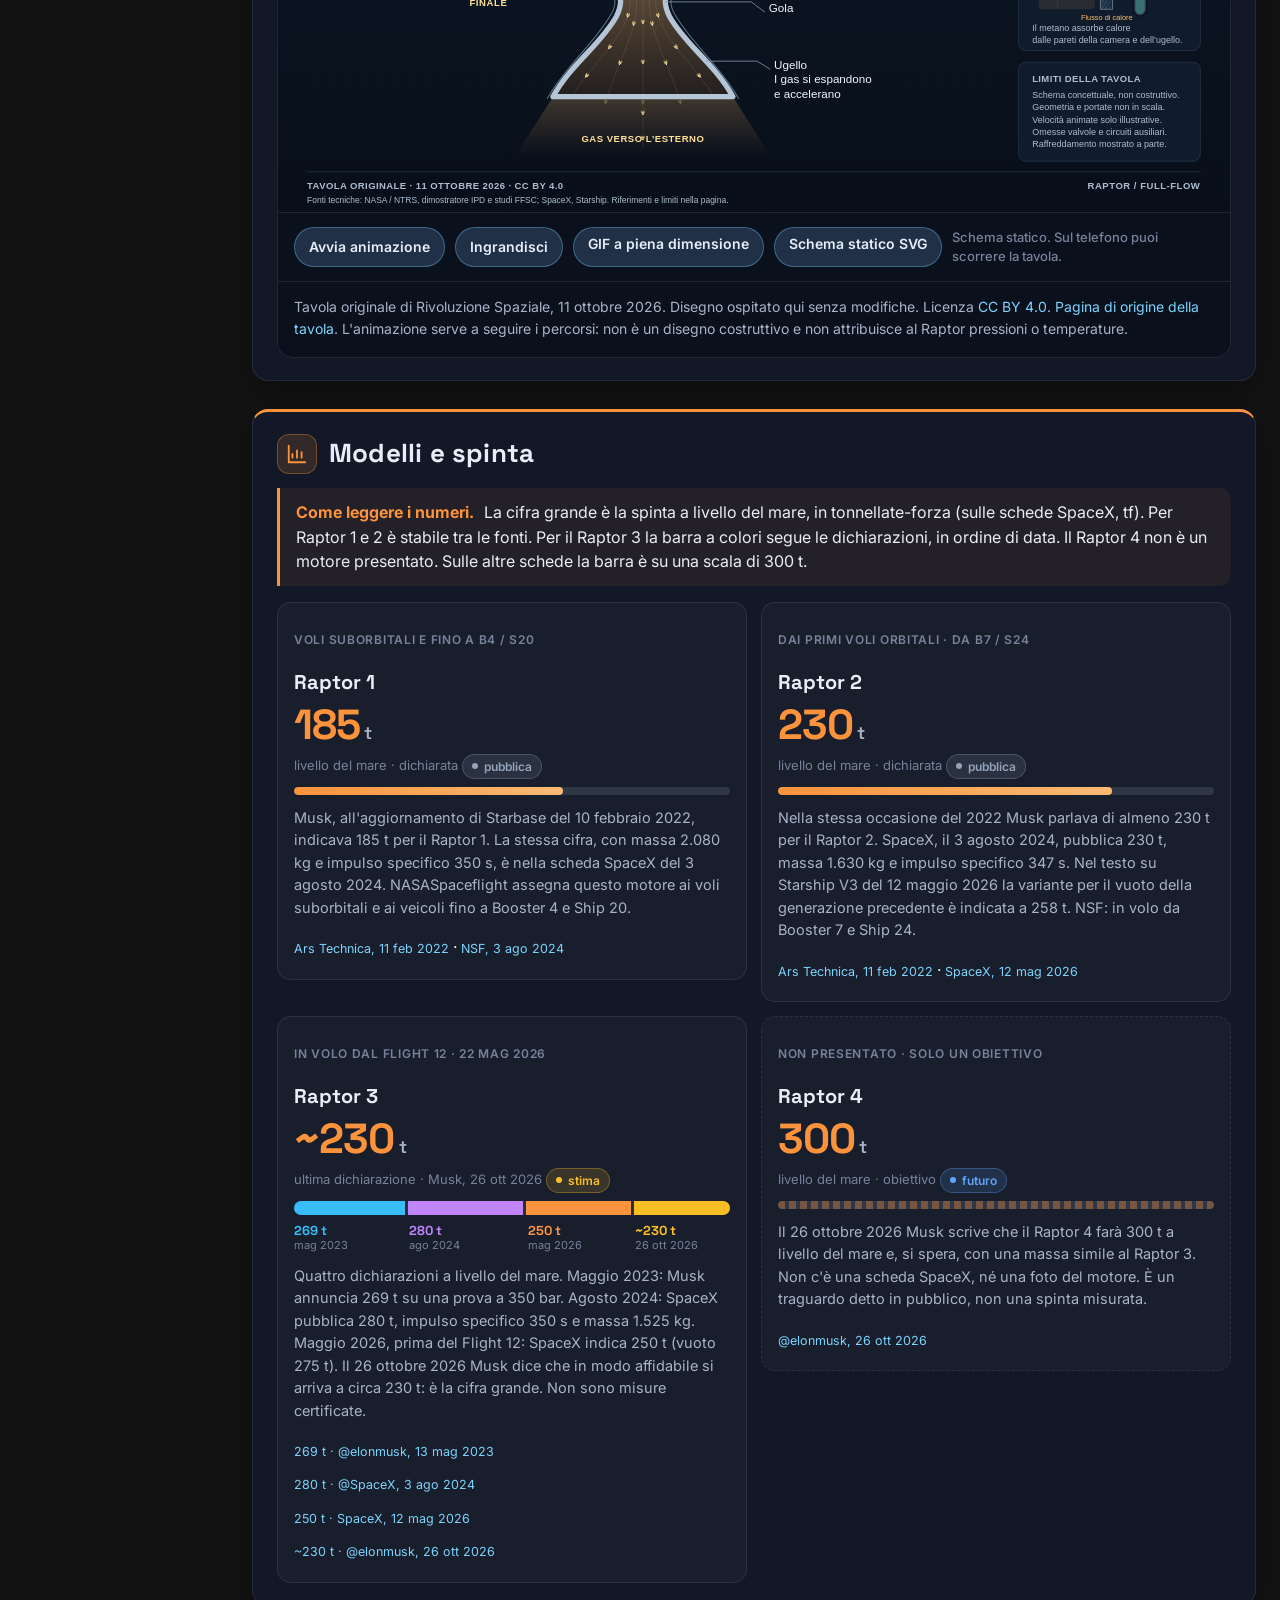
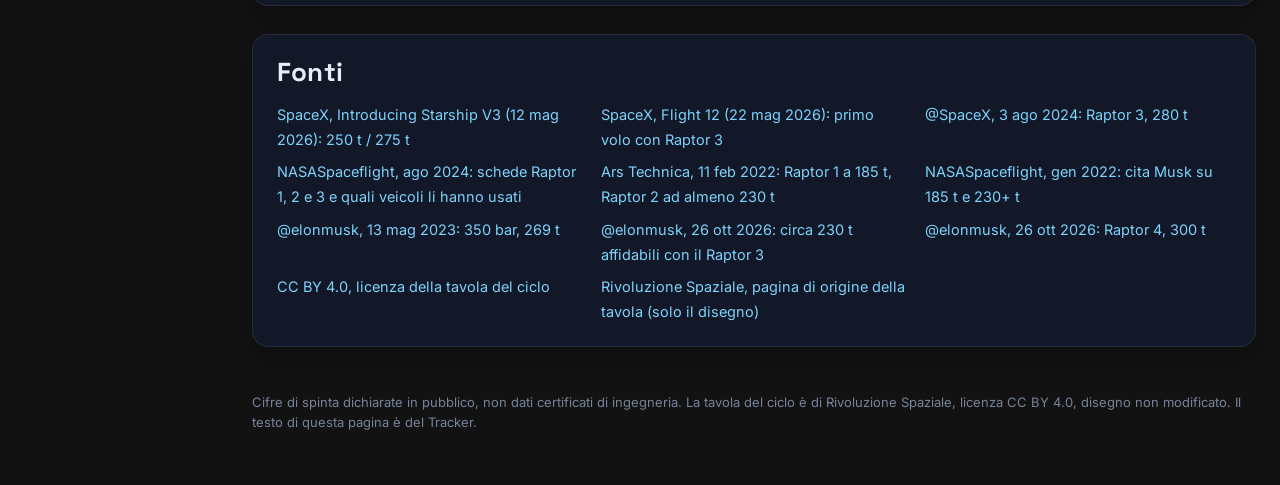
<file: raptor/index.html>
<!doctype html>
<html lang="it">
<head>
  <meta name="robots" content="noindex, nofollow, noarchive">
  <meta charset="utf-8">
  <meta name="viewport" content="width=device-width, initial-scale=1, viewport-fit=cover">
  <meta name="theme-color" content="#070b16">
  <meta name="color-scheme" content="dark">
  <meta name="description" content="Il motore Raptor: ciclo a metano e ossigeno, schema del full-flow e spinta dichiarata da Raptor 1 al Raptor 3, con il Raptor 4 come obiettivo.">
  <meta property="og:title" content="Raptor · Starship Tracker">
  <meta property="og:description" content="Ciclo full-flow, schema animato e spinta dichiarata da Raptor 1 al Raptor 3. Cifre pubbliche, non un data sheet certificato.">
  <meta property="og:type" content="article">
  <title>Raptor · Starship Tracker</title>
  <link rel="icon" href="../favicon.svg" type="image/svg+xml">
  <link rel="apple-touch-icon" href="../favicon.svg">
  <link rel="preconnect" href="https://fonts.googleapis.com">
  <link rel="preconnect" href="https://fonts.gstatic.com" crossorigin>
  <link href="https://fonts.googleapis.com/css2?family=Inter:wght@400;500;600;700&family=Space+Grotesk:wght@500;600;700&display=swap" rel="stylesheet">
  <link rel="stylesheet" href="../style.css?v=20261106c">
  <link rel="stylesheet" href="raptor.css?v=20261106b">
  <link rel="stylesheet" href="flow.css?v=20261106a">
</head>
<body>
  <script src="../nav.js?v=20261112a"></script>
  <div class="stars" aria-hidden="true"></div>
  <header class="top">
    <div class="wrap top-inner">
      <a class="brand" href="../" aria-label="Starship Tracker, torna al tracker">
        <img src="../favicon.svg" alt="" width="36" height="36">
        <span>Starship <b>Tracker</b></span>
      </a>
      <div class="top-right">
        <a class="top-link" href="../"><svg width="16" height="16" viewBox="0 0 24 24" fill="none" stroke="currentColor" stroke-width="2" stroke-linecap="round" stroke-linejoin="round" aria-hidden="true"><path d="m12 19-7-7 7-7"/><path d="M19 12H5"/></svg>Torna al tracker</a>
        <p class="updated">Scheda al <strong>6 nov 2026</strong></p>
      </div>
    </div>
  </header>

  <main class="wrap">
    <section class="card accented acc-raptor raptor-hero" aria-labelledby="h-raptor">
      <p class="kicker">Propulsione</p>
      <h1 id="h-raptor">Raptor</h1>
      <p class="raptor-lead">Il motore di Starship: metano e ossigeno liquido, ciclo a combustione stadiata a flusso completo. Non è un Merlin di Falcon 9 ridisegnato in grande.</p>
      <p class="raptor-meta">Le spinte sono dichiarazioni pubbliche. Non sono misure certificate da SpaceX né ricalcolate dal Tracker.</p>
    </section>

    <nav class="raptor-nav" aria-label="In questa pagina">
      <a href="#descrizione">Descrizione</a>
      <a href="#ciclo">Schema del ciclo</a>
      <a href="#modelli">Modelli e spinta</a>
      <a href="#fonti">Fonti</a>
    </nav>

    <section class="card accented acc-raptor raptor-sec" id="descrizione" aria-labelledby="h-descrizione">
      <div class="sec-head acc-raptor">
        <span class="ico" aria-hidden="true"><svg width="22" height="22" viewBox="0 0 24 24" fill="none" stroke="currentColor" stroke-width="2" stroke-linecap="round" stroke-linejoin="round"><path d="M9 3h6v6.5c0 2-1.1 3.4-3 4.5-1.9-1.1-3-2.5-3-4.5V3z"/><path d="M10.2 15c.5 1.4 1.1 2.5 1.8 3.3.7-.8 1.3-1.9 1.8-3.3"/><path d="M7 7h2M15 7h2"/></svg></span>
        <h2 id="h-descrizione">Breve descrizione</h2>
      </div>
      <div class="prose">
        <p>Il Raptor brucia ossigeno liquido (LOX) e metano liquido. Il ciclo si chiama combustione stadiata a flusso completo, in inglese full-flow staged combustion: tutto il propellente passa da due prebruciatori, uno ricco di metano e uno ricco di ossigeno. I gas caldi muovono le turbine delle due turbopompe e poi entrano nella camera principale, dove la combustione si completa. Le turbine non hanno uno scarico a parte.</p>
        <p>Il Merlin, che spinge Falcon 9 e Falcon Heavy, è un altro motore: cherosene RP-1 e ossigeno, ciclo a generatore di gas. Una frazione di propellente alimenta la turbina e viene espulsa fuori dalla camera. Propellenti, ciclo e impianto del Raptor non discendono da quel progetto.</p>
        <p>Sul Super Heavy i voli recenti accendono 33 Raptor a livello del mare. Sulla Ship sono sei: tre a livello del mare e tre Raptor Vacuum, con l'ugello più ampio per il vuoto. È la disposizione descritta da SpaceX per il Flight 12, il primo con Raptor 3.</p>
      </div>
    </section>

    <section class="card accented acc-raptor raptor-sec" id="ciclo" aria-labelledby="h-ciclo">
      <div class="sec-head acc-raptor">
        <span class="ico" aria-hidden="true"><svg width="22" height="22" viewBox="0 0 24 24" fill="none" stroke="currentColor" stroke-width="2" stroke-linecap="round" stroke-linejoin="round"><path d="M3 12a9 9 0 1 0 9-9"/><path d="M3 4v5h5"/></svg></span>
        <h2 id="h-ciclo">Schema del ciclo</h2>
      </div>
      <div class="prose">
        <p>La tavola segue il principio, non il motore smontato. Metano e ossigeno entrano dall'alto, le pompe li mandano ai prebruciatori, ogni turbina è sullo stesso albero della propria pompa, e i due flussi gassosi si incontrano in camera. Il riquadro a destra mostra, a parte, il metano che assorbe calore dalle pareti. Forme, portate e velocità non sono in scala.</p>
        <p class="scroll-hint">Su uno schermo stretto la tavola si scorre in orizzontale.</p>
      </div>

      <figure id="schema-animato" class="raptor-flow" data-raptor-flow>
        <div class="raptor-flow-view" tabindex="0" role="region" aria-label="Schema del ciclo Raptor, scorribile in orizzontale">
          <img src="assets/raptor-full-flow.svg" data-gif="assets/raptor-full-flow.gif" width="1800" height="1300" alt="Ciclo full-flow a metano e ossigeno: due pompe, due prebruciatori e due turbine collegate alle pompe. I gas arrivano insieme nella camera principale. Un riquadro separato mostra il raffreddamento delle pareti.">
        </div>
        <div class="raptor-flow-controls">
          <button type="button" data-flow-toggle hidden aria-pressed="false">Avvia animazione</button>
          <a href="assets/raptor-full-flow.gif">GIF a piena dimensione</a>
          <a href="assets/raptor-full-flow.svg">Schema statico SVG</a>
          <span data-flow-status>Schema statico. Sul telefono puoi scorrere la tavola.</span>
        </div>
        <figcaption>
          Tavola originale di Rivoluzione Spaziale, 11 ottobre 2026. Disegno ospitato qui senza modifiche.
          Licenza <a href="https://creativecommons.org/licenses/by/4.0/">CC BY 4.0</a>.
          <a href="https://paolozamparutti197-cpu.github.io/rivoluzione-spaziale/monografie/starship/06-raptor-ciclo.html">Pagina di origine della tavola</a>.
          L'animazione serve a seguire i percorsi: non è un disegno costruttivo e non attribuisce al Raptor pressioni o temperature.
          <noscript> Senza JavaScript resta lo schema statico; la GIF è nel link qui sopra.</noscript>
        </figcaption>
      </figure>
    </section>

    <section class="card accented acc-raptor raptor-sec" id="modelli" aria-labelledby="h-modelli">
      <div class="sec-head acc-raptor">
        <span class="ico" aria-hidden="true"><svg width="22" height="22" viewBox="0 0 24 24" fill="none" stroke="currentColor" stroke-width="2" stroke-linecap="round" stroke-linejoin="round"><path d="M3 3v18h18"/><path d="M7 16v-4"/><path d="M12 16V8"/><path d="M17 16v-6"/></svg></span>
        <h2 id="h-modelli">Modelli e spinta</h2>
      </div>
      <div class="callout"><b>Come leggere i numeri.</b> La cifra grande è la spinta a livello del mare, in tonnellate-forza (sulle schede SpaceX, tf). Per Raptor 1 e 2 è stabile tra le fonti. Per il Raptor 3 la barra a colori segue le dichiarazioni, in ordine di data. Il Raptor 4 non è un motore presentato. Sulle altre schede la barra è su una scala di 300 t.</div>
      <div class="gen-grid">
        <article class="gen-card">
          <p class="gen-k">Voli suborbitali e fino a B4 / S20</p>
          <h3>Raptor 1</h3>
          <p class="gen-thrust">185<small>t</small></p>
          <p class="gen-thrust-note">livello del mare · dichiarata <span class="badge t-neutral">pubblica</span></p>
          <div class="thrust-bar" role="img" aria-label="185 tonnellate su una scala di 300"><i style="width:61.7%"></i></div>
          <p class="gen-body">Musk, all'aggiornamento di Starbase del 10 febbraio 2022, indicava 185 t per il Raptor 1. La stessa cifra, con massa 2.080 kg e impulso specifico 350 s, è nella scheda SpaceX del 3 agosto 2024. NASASpaceflight assegna questo motore ai voli suborbitali e ai veicoli fino a Booster 4 e Ship 20.</p>
          <p class="gen-src"><a class="fonte" href="https://arstechnica.com/science/2022/02/elon-musk-provides-an-update-on-starship-its-been-mindbogglingly-difficult/" target="_blank" rel="noopener noreferrer">Ars Technica, 11 feb 2022</a> · <a class="fonte" href="https://www.nasaspaceflight.com/2024/08/flight-5-6-preparations-raptor-3/" target="_blank" rel="noopener noreferrer">NSF, 3 ago 2024</a></p>
        </article>

        <article class="gen-card">
          <p class="gen-k">Dai primi voli orbitali · da B7 / S24</p>
          <h3>Raptor 2</h3>
          <p class="gen-thrust">230<small>t</small></p>
          <p class="gen-thrust-note">livello del mare · dichiarata <span class="badge t-neutral">pubblica</span></p>
          <div class="thrust-bar" role="img" aria-label="230 tonnellate su una scala di 300"><i style="width:76.7%"></i></div>
          <p class="gen-body">Nella stessa occasione del 2022 Musk parlava di almeno 230 t per il Raptor 2. SpaceX, il 3 agosto 2024, pubblica 230 t, massa 1.630 kg e impulso specifico 347 s. Nel testo su Starship V3 del 12 maggio 2026 la variante per il vuoto della generazione precedente è indicata a 258 t. NSF: in volo da Booster 7 e Ship 24.</p>
          <p class="gen-src"><a class="fonte" href="https://arstechnica.com/science/2022/02/elon-musk-provides-an-update-on-starship-its-been-mindbogglingly-difficult/" target="_blank" rel="noopener noreferrer">Ars Technica, 11 feb 2022</a> · <a class="fonte" href="https://www.spacex.com/updates/starship-v3" target="_blank" rel="noopener noreferrer">SpaceX, 12 mag 2026</a></p>
        </article>

        <article class="gen-card">
          <p class="gen-k">In volo dal Flight 12 · 22 mag 2026</p>
          <h3>Raptor 3</h3>
          <p class="gen-thrust">~230<small>t</small></p>
          <p class="gen-thrust-note">ultima dichiarazione · Musk, 26 ott 2026 <span class="badge t-warning">stima</span></p>
          <div class="evo" role="img" aria-label="Spinta dichiarata del Raptor 3, in ordine: 269 tonnellate a maggio 2023, 280 ad agosto 2024, 250 a maggio 2026, circa 230 il 26 ottobre 2026. La larghezza di ogni tratto segue la spinta.">
            <i style="--w:269; --c:#38bdf8"></i>
            <i style="--w:280; --c:#c084fc"></i>
            <i style="--w:250; --c:#fb923c"></i>
            <i style="--w:230; --c:#fbbf24"></i>
          </div>
          <ol class="evo-key">
            <li style="--w:269; --c:#38bdf8"><b>269 t</b><span>mag 2023</span></li>
            <li style="--w:280; --c:#c084fc"><b>280 t</b><span>ago 2024</span></li>
            <li style="--w:250; --c:#fb923c"><b>250 t</b><span>mag 2026</span></li>
            <li style="--w:230; --c:#fbbf24"><b>~230 t</b><span>26 ott 2026</span></li>
          </ol>
          <p class="gen-body">Quattro dichiarazioni a livello del mare. Maggio 2023: Musk annuncia 269 t su una prova a 350 bar. Agosto 2024: SpaceX pubblica 280 t, impulso specifico 350 s e massa 1.525 kg. Maggio 2026, prima del Flight 12: SpaceX indica 250 t (vuoto 275 t). Il 26 ottobre 2026 Musk dice che in modo affidabile si arriva a circa 230 t: è la cifra grande. Non sono misure certificate.</p>
          <p class="gen-src stack">
            <a class="fonte" href="https://x.com/elonmusk/status/1657249739925258240" target="_blank" rel="noopener noreferrer">269 t · @elonmusk, 13 mag 2023</a>
            <a class="fonte" href="https://x.com/SpaceX/status/1819772716339339664" target="_blank" rel="noopener noreferrer">280 t · @SpaceX, 3 ago 2024</a>
            <a class="fonte" href="https://www.spacex.com/updates/starship-v3" target="_blank" rel="noopener noreferrer">250 t · SpaceX, 12 mag 2026</a>
            <a class="fonte" href="https://x.com/elonmusk/status/2114767355045871828" target="_blank" rel="noopener noreferrer">~230 t · @elonmusk, 26 ott 2026</a>
          </p>
        </article>

        <article class="gen-card is-future">
          <p class="gen-k">Non presentato · solo un obiettivo</p>
          <h3>Raptor 4</h3>
          <p class="gen-thrust">300<small>t</small></p>
          <p class="gen-thrust-note">livello del mare · obiettivo <span class="badge t-accent">futuro</span></p>
          <div class="thrust-bar is-goal" role="img" aria-label="obiettivo 300 tonnellate, non una misura"><i style="width:100%"></i></div>
          <p class="gen-body">Il 26 ottobre 2026 Musk scrive che il Raptor 4 farà 300 t a livello del mare e, si spera, con una massa simile al Raptor 3. Non c'è una scheda SpaceX, né una foto del motore. È un traguardo detto in pubblico, non una spinta misurata.</p>
          <p class="gen-src"><a class="fonte" href="https://x.com/elonmusk/status/2114718275238277610" target="_blank" rel="noopener noreferrer">@elonmusk, 26 ott 2026</a></p>
        </article>
      </div>
    </section>

    <section class="card raptor-sec" id="fonti" aria-labelledby="h-fonti">
      <div class="sec-head">
        <h2 id="h-fonti">Fonti</h2>
      </div>
      <ul class="src-list">
        <li><a href="https://www.spacex.com/updates/starship-v3" target="_blank" rel="noopener noreferrer">SpaceX, Introducing Starship V3 (12 mag 2026): 250 t / 275 t</a></li>
        <li><a href="https://www.spacex.com/launches/starship-flight-12/" target="_blank" rel="noopener noreferrer">SpaceX, Flight 12 (22 mag 2026): primo volo con Raptor 3</a></li>
        <li><a href="https://x.com/SpaceX/status/1819772716339339664" target="_blank" rel="noopener noreferrer">@SpaceX, 3 ago 2024: Raptor 3, 280 t</a></li>
        <li><a href="https://www.nasaspaceflight.com/2024/08/flight-5-6-preparations-raptor-3/" target="_blank" rel="noopener noreferrer">NASASpaceflight, ago 2024: schede Raptor 1, 2 e 3 e quali veicoli li hanno usati</a></li>
        <li><a href="https://arstechnica.com/science/2022/02/elon-musk-provides-an-update-on-starship-its-been-mindbogglingly-difficult/" target="_blank" rel="noopener noreferrer">Ars Technica, 11 feb 2022: Raptor 1 a 185 t, Raptor 2 ad almeno 230 t</a></li>
        <li><a href="https://www.nasaspaceflight.com/2022/01/raptor-2-starbase-update/" target="_blank" rel="noopener noreferrer">NASASpaceflight, gen 2022: cita Musk su 185 t e 230+ t</a></li>
        <li><a href="https://x.com/elonmusk/status/1657249739925258240" target="_blank" rel="noopener noreferrer">@elonmusk, 13 mag 2023: 350 bar, 269 t</a></li>
        <li><a href="https://x.com/elonmusk/status/2114767355045871828" target="_blank" rel="noopener noreferrer">@elonmusk, 26 ott 2026: circa 230 t affidabili con il Raptor 3</a></li>
        <li><a href="https://x.com/elonmusk/status/2114718275238277610" target="_blank" rel="noopener noreferrer">@elonmusk, 26 ott 2026: Raptor 4, 300 t</a></li>
        <li><a href="https://creativecommons.org/licenses/by/4.0/" target="_blank" rel="noopener noreferrer">CC BY 4.0, licenza della tavola del ciclo</a></li>
        <li><a href="https://paolozamparutti197-cpu.github.io/rivoluzione-spaziale/monografie/starship/06-raptor-ciclo.html" target="_blank" rel="noopener noreferrer">Rivoluzione Spaziale, pagina di origine della tavola (solo il disegno)</a></li>
      </ul>
    </section>
  </main>

  <footer class="wrap foot">
    <p>Cifre di spinta dichiarate in pubblico, non dati certificati di ingegneria. La tavola del ciclo è di Rivoluzione Spaziale, licenza CC BY 4.0, disegno non modificato. Il testo di questa pagina è del Tracker.</p>
  </footer>

  <script src="flow.js?v=20261106a" defer></script>
</body>
</html>
</file>
<file: style.css>
:root {
  --bg: #070b16;
  --bg2: #0c1324;
  --card: rgba(18, 26, 46, 0.78);
  --card-solid: #121a2e;
  --line: rgba(148, 163, 184, 0.14);
  --line2: rgba(148, 163, 184, 0.26);
  --text: #e8edf7;
  --text2: #a9b4c8;
  --text3: #77839a;
  --link: #7dd3fc;
  --radius: 16px;
  --radius-sm: 10px;

  --c-siti: #f5b544;
  --c-prototipi: #38bdf8;
  --c-test: #fb7a3c;
  --c-lanci: #a78bfa;
  --c-prossimo: #34d399;
  --c-notizie: #f472b6;

  --ok: #34d399;
  --warn: #fbbf24;
  --bad: #f87171;
  --info: #60a5fa;
  --neutral: #94a3b8;

  --font: "Inter", system-ui, -apple-system, "Segoe UI", Roboto, sans-serif;
  --font-head: "Space Grotesk", "Inter", system-ui, sans-serif;
}

* { box-sizing: border-box; }
html { -webkit-text-size-adjust: 100%; scroll-behavior: smooth; }
body {
  margin: 0;
  background:
    radial-gradient(1200px 600px at 85% -10%, rgba(56, 189, 248, 0.12), transparent 60%),
    radial-gradient(900px 500px at -10% 20%, rgba(167, 139, 250, 0.10), transparent 60%),
    linear-gradient(180deg, var(--bg) 0%, var(--bg2) 100%);
  background-attachment: fixed;
  color: var(--text);
  font: 400 16px/1.55 var(--font);
  overflow-x: hidden;
  min-height: 100vh;
}
.stars {
  position: fixed; inset: 0; z-index: -1; pointer-events: none; opacity: .55;
  background-image:
    radial-gradient(1px 1px at 20% 30%, #fff 50%, transparent 51%),
    radial-gradient(1px 1px at 70% 10%, #cbd5e1 50%, transparent 51%),
    radial-gradient(1.5px 1.5px at 40% 80%, #fff 50%, transparent 51%),
    radial-gradient(1px 1px at 90% 60%, #e2e8f0 50%, transparent 51%),
    radial-gradient(1px 1px at 10% 90%, #fff 50%, transparent 51%),
    radial-gradient(1px 1px at 55% 45%, #94a3b8 50%, transparent 51%);
  background-size: 480px 480px, 620px 620px, 540px 540px, 700px 700px, 380px 380px, 300px 300px;
}
a { color: var(--link); text-decoration: none; }
a:hover { text-decoration: underline; }
img { max-width: 100%; }
button { font: inherit; color: inherit; }
:focus-visible { outline: 2px solid var(--link); outline-offset: 2px; border-radius: 6px; }

.wrap { width: 100%; max-width: 1180px; margin: 0 auto; padding: 0 24px; }

/* Header */
.top {
  position: sticky; top: 0; z-index: 20;
  backdrop-filter: blur(12px); -webkit-backdrop-filter: blur(12px);
  background: rgba(7, 11, 22, 0.72);
  border-bottom: 1px solid var(--line);
}
.top-inner { display: flex; align-items: center; justify-content: space-between; gap: 8px 20px; flex-wrap: wrap; min-height: 64px; padding-top: 8px; padding-bottom: 8px; }
.brand { display: inline-flex; align-items: center; gap: 10px; color: var(--text); font: 600 20px/1 var(--font-head); letter-spacing: .2px; }
.brand:hover { text-decoration: none; }
.brand b { color: var(--link); font-weight: 700; }
.updated { margin: 0; color: var(--text2); font-size: 14px; }
.updated strong { color: var(--text); font-weight: 600; }

main.wrap { padding-top: 28px; padding-bottom: 24px; display: flex; flex-direction: column; gap: 28px; }

/* Blocks / cards */
.block { min-width: 0; }
.card {
  background: var(--card);
  border: 1px solid var(--line);
  border-radius: var(--radius);
  padding: 22px 24px;
  box-shadow: 0 10px 30px rgba(0, 0, 0, 0.25);
  min-width: 0;
}
.sec-head { display: flex; align-items: center; gap: 12px; margin: 0 0 14px; flex-wrap: wrap; }
.sec-head h2, .sec-head h3 { margin: 0; font-family: var(--font-head); letter-spacing: .2px; }
.sec-head h2 { font-size: 26px; line-height: 1.2; }
.sec-head h3 { font-size: 19px; line-height: 1.3; }
.sec-head .sub { color: var(--text2); font-size: 14px; width: 100%; margin-top: -6px; }
.ico {
  display: inline-grid; place-items: center; flex-shrink: 0;
  width: 40px; height: 40px; border-radius: 12px;
  color: var(--accent, var(--link));
  background: color-mix(in srgb, var(--accent, var(--link)) 14%, transparent);
  border: 1px solid color-mix(in srgb, var(--accent, var(--link)) 35%, transparent);
}
.ico svg { width: 22px; height: 22px; }
.ico.sm { width: 30px; height: 30px; border-radius: 9px; }
.ico.sm svg { width: 17px; height: 17px; }

.acc-siti { --accent: var(--c-siti); }
.acc-prototipi { --accent: var(--c-prototipi); }
.acc-test { --accent: var(--c-test); }
.acc-lanci { --accent: var(--c-lanci); }
.acc-prossimo { --accent: var(--c-prossimo); }
.acc-notizie { --accent: var(--c-notizie); }
.card.accented { border-top: 3px solid var(--accent); }

/* Prossimo volo */
.pv-lead { color: var(--text2); margin: 0 0 16px; }
.metrics { display: grid; grid-template-columns: repeat(3, minmax(0, 1fr)); gap: 12px; margin-bottom: 18px; }
.metric { background: rgba(255,255,255,0.03); border: 1px solid var(--line); border-radius: var(--radius-sm); padding: 14px 16px; min-width: 0; }
.metric .v { font: 700 26px/1.15 var(--font-head); }
.metric .l { color: var(--text2); font-size: 13px; text-transform: uppercase; letter-spacing: .6px; margin-top: 2px; }
.metric .d { color: var(--text3); font-size: 13px; margin-top: 6px; }
.metric.warn .v { color: var(--warn); }
.stadi { display: grid; grid-template-columns: repeat(2, minmax(0, 1fr)); gap: 16px; }
.stadio { background: rgba(255,255,255,0.025); border: 1px solid var(--line); border-radius: var(--radius-sm); padding: 18px; min-width: 0; }
.stadio h3 { margin: 0 0 4px; font: 600 19px/1.3 var(--font-head); }
.stadio .meta { color: var(--text2); font-size: 14px; display: flex; gap: 8px; align-items: center; flex-wrap: wrap; margin-bottom: 12px; }
.progress { display: flex; align-items: center; gap: 10px; margin-bottom: 12px; }
.bar { flex: 1; height: 8px; border-radius: 99px; background: rgba(148,163,184,0.18); overflow: hidden; }
.bar > i { display: block; height: 100%; border-radius: 99px; background: linear-gradient(90deg, var(--c-prossimo), #22d3ee); transition: width .6s ease; }
.progress span { font-weight: 600; font-size: 14px; white-space: nowrap; }
.checklist { list-style: none; margin: 0; padding: 0; display: flex; flex-direction: column; gap: 8px; }
.checklist li { display: grid; grid-template-columns: 22px 1fr; gap: 10px; align-items: start; }
.checklist .box { width: 20px; height: 20px; border-radius: 6px; border: 1.5px solid var(--line2); display: grid; place-items: center; margin-top: 2px; }
.checklist .done .box { background: color-mix(in srgb, var(--ok) 20%, transparent); border-color: var(--ok); color: var(--ok); }
.checklist .box svg { width: 14px; height: 14px; }
.checklist .t { font-weight: 500; }
.checklist .done .t { color: var(--text); }
.checklist .todo .t { color: var(--text2); }
.checklist .m { display: block; color: var(--text3); font-size: 13px; }
.checklist .m a { font-size: 12px; }
.pv-fonti { display: flex; gap: 4px 16px; flex-wrap: wrap; margin-top: 14px; }

/* Badges */
.badge { display: inline-flex; align-items: center; gap: 6px; padding: 2px 9px; border-radius: 99px; font-size: 12px; font-weight: 600; line-height: 1.6; white-space: nowrap;
  color: var(--tone); background: color-mix(in srgb, var(--tone) 14%, transparent); border: 1px solid color-mix(in srgb, var(--tone) 32%, transparent); }
.badge::before { content: ""; width: 6px; height: 6px; border-radius: 50%; background: currentColor; }
.t-success { --tone: var(--ok); } .t-warning { --tone: var(--warn); } .t-danger { --tone: var(--bad); } .t-accent { --tone: var(--info); } .t-neutral { --tone: var(--neutral); }
.badge.nc { --tone: var(--neutral); font-weight: 500; font-style: italic; }
.badge.nc::before { display: none; }
.chip { display: inline-flex; align-items: center; padding: 1px 8px; border-radius: 6px; border: 1px solid var(--line2); color: var(--text3); font-size: 12px; white-space: nowrap; max-width: 100%; overflow: hidden; text-overflow: ellipsis; }
.sez-tag { display: inline-flex; align-items: center; gap: 5px; font-size: 12px; font-weight: 600; color: var(--accent); padding: 2px 8px 2px 6px; border-radius: 99px; background: color-mix(in srgb, var(--accent) 12%, transparent); }
.sez-tag svg { width: 13px; height: 13px; }
.legend { display: flex; gap: 8px 16px; flex-wrap: wrap; align-items: center; color: var(--text3); font-size: 13px; margin: 4px 0 6px; }
.legend span { display: inline-flex; align-items: center; gap: 6px; }

/* Lists */
.list { display: flex; flex-direction: column; }
.row { padding: 14px 0; border-top: 1px solid var(--line); display: flex; flex-direction: column; gap: 6px; }
.row:first-child { border-top: 0; }
.row-head { display: flex; align-items: center; flex-wrap: wrap; gap: 6px 10px; }
.row .date { color: var(--text3); font-size: 13px; min-width: 64px; font-variant-numeric: tabular-nums; }
.row .title { font-weight: 600; font-size: 16px; }
.row .brief { color: var(--text2); font-size: 15px; }
.row.nc .title { color: var(--text2); }
.row.nc .brief { color: var(--text3); }
.row-foot { display: flex; align-items: center; flex-wrap: wrap; gap: 4px 14px; }
.btn-det { background: transparent; border: 1px solid var(--line2); border-radius: 8px; color: var(--text2); font-size: 13px; min-height: 32px; padding: 4px 12px; cursor: pointer; display: inline-flex; align-items: center; gap: 6px; transition: background .15s, color .15s; }
.btn-det:hover { background: rgba(255,255,255,0.05); color: var(--text); }
.btn-det svg { width: 14px; height: 14px; transition: transform .2s; }
.btn-det[aria-expanded="true"] svg { transform: rotate(180deg); }
.detail { color: var(--text2); font-size: 15px; padding: 8px 12px; border-left: 2px solid var(--accent, var(--line2)); background: rgba(255,255,255,0.02); border-radius: 0 8px 8px 0; }
.fonte { font-size: 12.5px; padding: 6px 0; display: inline-block; color: var(--link); }

/* Collapsible */
details.more { margin-top: 14px; border-top: 1px solid var(--line); padding-top: 10px; }
details.more > summary { cursor: pointer; list-style: none; display: flex; align-items: center; gap: 8px; font-weight: 600; color: var(--text2); padding: 8px 0; min-height: 40px; }
details.more > summary::-webkit-details-marker { display: none; }
details.more > summary svg { width: 16px; height: 16px; transition: transform .2s; }
details.more[open] > summary svg { transform: rotate(90deg); }

/* Tabs */
.tabs { display: flex; gap: 10px; flex-wrap: wrap; position: sticky; top: 64px; z-index: 10; padding: 10px 0; background: linear-gradient(180deg, rgba(8,12,24,.92), rgba(8,12,24,.75)); backdrop-filter: blur(10px); -webkit-backdrop-filter: blur(10px); margin: 0 -4px; padding-left: 4px; padding-right: 4px; }
.tab { display: inline-flex; align-items: center; gap: 10px; min-height: 48px; padding: 8px 18px 8px 10px; border-radius: 14px; border: 1px solid var(--line); background: var(--card); color: var(--text2); cursor: pointer; font-weight: 500; font-size: 15px; transition: border-color .15s, background .15s, color .15s, transform .15s; }
.tab:hover { color: var(--text); border-color: var(--line2); }
.tab[aria-selected="true"] { color: var(--text); font-weight: 600; border-color: color-mix(in srgb, var(--accent) 60%, transparent); background: color-mix(in srgb, var(--accent) 12%, var(--card-solid)); box-shadow: 0 0 0 1px color-mix(in srgb, var(--accent) 25%, transparent), 0 8px 24px color-mix(in srgb, var(--accent) 12%, transparent); }
.tab .ico { width: 32px; height: 32px; border-radius: 10px; }
.tab .ico svg { width: 18px; height: 18px; }

.callout { border-left: 3px solid var(--accent); background: color-mix(in srgb, var(--accent) 8%, transparent); border-radius: 0 12px 12px 0; padding: 12px 16px; margin: 0 0 16px; color: var(--text); }
.callout b { color: var(--accent); margin-right: 6px; }
.filters { display: flex; flex-wrap: wrap; gap: 10px 14px; align-items: center; margin-bottom: 8px; }
.seg { display: inline-flex; flex-wrap: wrap; gap: 4px; padding: 4px; border-radius: 12px; background: rgba(255,255,255,0.04); border: 1px solid var(--line); }
.seg button { border: 0; background: transparent; color: var(--text2); border-radius: 9px; padding: 6px 12px; min-height: 36px; cursor: pointer; font-size: 14px; }
.seg button[aria-pressed="true"] { background: color-mix(in srgb, var(--accent) 20%, transparent); color: var(--text); font-weight: 600; }
.sel { display: inline-flex; align-items: center; gap: 8px; color: var(--text2); font-size: 14px; }
.sel select { background: var(--card-solid); color: var(--text); border: 1px solid var(--line2); border-radius: 10px; padding: 8px 12px; min-height: 40px; font: inherit; font-size: 14px; }
.note { color: var(--text3); font-size: 14px; margin: 10px 0 0; }
.sub-card { margin-top: 20px; }
.props { display: grid; grid-template-columns: max-content 1fr; gap: 8px 18px; margin: 0; }
.props dt { color: var(--text3); font-size: 14px; }
.props dd { margin: 0; color: var(--text); font-size: 15px; min-width: 0; }

/* X posts */
.xrow { display: grid; grid-auto-flow: column; grid-auto-columns: minmax(260px, 300px); gap: 14px; overflow-x: auto; overscroll-behavior-x: contain; scroll-snap-type: x mandatory; padding: 4px 2px 14px; -webkit-overflow-scrolling: touch; scrollbar-width: thin; scrollbar-color: var(--line2) transparent; }
.xrow::-webkit-scrollbar { height: 8px; }
.xrow::-webkit-scrollbar-thumb { background: var(--line2); border-radius: 99px; }
.xpost { scroll-snap-align: start; background: rgba(255,255,255,0.03); border: 1px solid var(--line); border-radius: 14px; overflow: hidden; display: flex; flex-direction: column; min-width: 0; transition: transform .2s, border-color .2s; }
.xpost:hover { transform: translateY(-2px); border-color: color-mix(in srgb, var(--accent) 45%, transparent); }
.xmedia { position: relative; display: grid; gap: 2px; aspect-ratio: 16 / 10; background: #0a0f1d; }
.xmedia.n2 { grid-template-columns: 1fr 1fr; }
.xmedia.n3, .xmedia.n4 { grid-template-columns: 1fr 1fr; grid-template-rows: 1fr 1fr; }
.xmedia.n3 > :first-child { grid-row: span 2; }
.thumb { position: relative; display: block; padding: 0; border: 0; margin: 0; cursor: zoom-in; overflow: hidden; background: linear-gradient(110deg, #0f172a 30%, #1e293b 50%, #0f172a 70%); background-size: 200% 100%; animation: shimmer 1.6s linear infinite; min-height: 0; }
.thumb.loaded { animation: none; background: #0a0f1d; }
.thumb img { width: 100%; height: 100%; object-fit: cover; display: block; opacity: 0; transition: opacity .35s ease, transform .4s ease; }
.thumb.loaded img { opacity: 1; }
.thumb:hover img { transform: scale(1.03); }
.thumb .play { position: absolute; left: 50%; top: 50%; transform: translate(-50%, -50%); width: 46px; height: 46px; border-radius: 50%; background: rgba(0,0,0,.55); border: 1.5px solid rgba(255,255,255,.75); display: grid; place-items: center; color: #fff; pointer-events: none; }
.thumb .play svg { width: 20px; height: 20px; margin-left: 3px; }
.thumb .more-n { position: absolute; right: 8px; bottom: 8px; background: rgba(0,0,0,.6); color: #fff; font-size: 12px; padding: 2px 8px; border-radius: 99px; }
.thumb.failed { cursor: pointer; animation: none; background: #0d1426; display: grid; place-items: center; }
.thumb.failed img { display: none; }
.thumb .fb { display: none; color: var(--text3); font-size: 13px; text-align: center; padding: 12px; }
.thumb.failed .fb { display: flex; flex-direction: column; align-items: center; gap: 6px; }
.thumb .fb svg { width: 26px; height: 26px; }
.xbody { padding: 12px 14px 14px; display: flex; flex-direction: column; gap: 6px; flex: 1; }
.xmeta { display: flex; align-items: center; gap: 6px 8px; flex-wrap: wrap; font-size: 13px; color: var(--text3); }
.xmeta .who { color: var(--text); font-weight: 600; }
.xtext { font-size: 14.5px; color: var(--text2); line-height: 1.45; margin: 0; flex: 1; }
.xlink { font-size: 13px; font-weight: 600; display: inline-flex; align-items: center; gap: 5px; align-self: flex-start; padding: 4px 0; }
.xlink svg { width: 14px; height: 14px; }
.xhint { color: var(--text3); font-size: 13px; margin: -4px 0 10px; }

/* Fonti */
.fonti-grid { display: grid; grid-template-columns: repeat(auto-fill, minmax(260px, 1fr)); gap: 12px; }
.fonte-card { display: block; padding: 14px 16px; border: 1px solid var(--line); border-radius: 12px; background: rgba(255,255,255,0.025); color: var(--text); transition: border-color .15s; }
.fonte-card:hover { border-color: var(--line2); text-decoration: none; }
.fonte-card small { display: block; color: var(--text3); margin-top: 4px; }

/* Viewer */
dialog#viewer { border: 0; padding: 0; background: transparent; max-width: min(96vw, 1400px); max-height: 94vh; color: var(--text); overflow: visible; }
dialog#viewer::backdrop { background: rgba(2, 5, 12, 0.88); backdrop-filter: blur(4px); }
dialog#viewer figure { margin: 0; display: flex; flex-direction: column; align-items: center; gap: 10px; }
dialog#viewer img { max-width: 96vw; max-height: 80vh; object-fit: contain; border-radius: 12px; box-shadow: 0 20px 60px rgba(0,0,0,.6); background: #0a0f1d; min-width: 120px; min-height: 80px; }
dialog#viewer figcaption { font-size: 14px; color: var(--text2); text-align: center; max-width: 720px; padding: 0 12px; }
dialog#viewer figcaption a { font-weight: 600; }
.viewer-close { position: fixed; top: 14px; right: 14px; width: 44px; height: 44px; border-radius: 50%; border: 1px solid var(--line2); background: rgba(15,23,42,.85); color: #fff; cursor: pointer; font-size: 18px; }

.foot { color: var(--text3); font-size: 13px; padding-top: 8px; padding-bottom: 40px; }
.err { color: var(--bad); }

@keyframes shimmer { to { background-position: -200% 0; } }
@keyframes fadein { from { opacity: 0; transform: translateY(6px); } to { opacity: 1; transform: none; } }
#sezione > .card { animation: fadein .25s ease; }
@media (prefers-reduced-motion: reduce) { * { animation: none !important; transition: none !important; scroll-behavior: auto !important; } }

/* Tablet */
@media (max-width: 900px) {
  .stadi { grid-template-columns: 1fr; }
}
/* Phone */
@media (max-width: 640px) {
  .wrap { padding: 0 14px; }
  main.wrap { padding-top: 18px; gap: 20px; }
  .card { padding: 16px; border-radius: 14px; }
  .sec-head h2 { font-size: 22px; }
  .ico { width: 36px; height: 36px; }
  .metrics { grid-template-columns: 1fr; gap: 8px; }
  .metric { display: grid; grid-template-columns: auto 1fr; column-gap: 12px; align-items: baseline; padding: 12px 14px; }
  .metric .v { font-size: 21px; }
  .metric .d { grid-column: 1 / -1; margin-top: 2px; }
  .top-inner { min-height: 56px; }
  .brand { font-size: 18px; }
  .brand img { width: 30px; height: 30px; }
  .updated { font-size: 12.5px; width: 100%; }
  .tabs { top: 0; position: static; display: grid; grid-template-columns: 1fr 1fr; gap: 8px; background: none; backdrop-filter: none; }
  .tab { min-height: 48px; padding: 6px 10px; font-size: 14.5px; justify-content: flex-start; }
  .xrow { grid-auto-columns: 82%; margin: 0 -16px; padding-left: 16px; padding-right: 16px; scroll-padding-left: 16px; }
  .props { grid-template-columns: 1fr; gap: 2px; }
  .props dd { margin-bottom: 10px; }
  .row .date { min-width: 0; }
}

/* Rete di sicurezza: le icone inline non superano mai la loro casella */
svg { flex-shrink: 0; }
.sec-head svg, .badge svg, a svg, button svg { max-width: 28px; max-height: 28px; }

/* Menù delle pagine: colonna a sinistra da 960px, tendina sotto. Vedi nav.js */
.site-nav {
  display: flex;
  flex-direction: column;
  gap: 4px;
  padding: 18px 12px;
  background: rgba(8, 12, 24, 0.94);
  border-right: 1px solid var(--line);
  z-index: 30;
}
.site-nav-label {
  margin: 6px 10px 10px;
  color: var(--text3);
  font: 600 11px/1 var(--font);
  letter-spacing: .08em;
  text-transform: uppercase;
}
.site-nav a {
  display: flex;
  align-items: center;
  gap: 10px;
  min-height: 44px;
  padding: 8px 10px;
  border-radius: 12px;
  border: 1px solid transparent;
  color: var(--text2);
  font: 600 15px/1.2 var(--font);
}
.site-nav a:hover {
  text-decoration: none;
  color: var(--text);
  background: rgba(255, 255, 255, 0.04);
  border-color: var(--line);
}
.site-nav a[aria-current="page"] {
  color: var(--text);
  background: color-mix(in srgb, var(--link) 14%, transparent);
  border-color: color-mix(in srgb, var(--link) 45%, transparent);
}
.site-nav a svg { width: 18px; height: 18px; color: var(--link); }
.nav-toggle {
  display: none;
  align-items: center;
  gap: 8px;
  min-height: 40px;
  padding: 6px 12px;
  border-radius: 99px;
  border: 1px solid var(--line2);
  background: rgba(255, 255, 255, 0.04);
  color: var(--text);
  font: 600 14px/1 var(--font);
  cursor: pointer;
}
.nav-toggle svg { width: 18px; height: 18px; }
.nav-toggle:hover { border-color: var(--link); background: color-mix(in srgb, var(--link) 12%, transparent); }
@media (min-width: 960px) {
  .site-nav {
    position: fixed;
    top: 0;
    left: 0;
    bottom: 0;
    width: 228px;
  }
  body:has(.site-nav) { padding-left: 228px; }
}
@media (max-width: 959px) {
  .nav-toggle { display: inline-flex; }
  .site-nav {
    display: none;
    position: fixed;
    left: 12px;
    right: 12px;
    top: calc(var(--header-h, 72px) + 8px);
    width: auto;
    max-height: min(70vh, 420px);
    overflow: auto;
    padding: 10px;
    border: 1px solid var(--line2);
    border-radius: 16px;
    box-shadow: 0 18px 50px rgba(0, 0, 0, 0.5);
    z-index: 30;
  }
  body.nav-open .site-nav { display: flex; }
  body.nav-open .nav-toggle {
    border-color: var(--link);
    background: color-mix(in srgb, var(--link) 16%, transparent);
  }
  body.nav-open::before {
    content: "";
    position: fixed;
    inset: 0;
    background: rgba(2, 5, 12, 0.45);
    z-index: 25;
  }
  .top { z-index: 40; }
}

/* Pulsanti accanto a «Ultime notizie»: non più usati, il menù è in nav.js */
.pill-row { margin-left: auto; display: flex; flex-wrap: wrap; gap: 8px; justify-content: flex-end; }
.pill-link { margin-left: auto; display: inline-flex; align-items: center; gap: 7px; padding: 6px 10px 6px 12px; border-radius: 99px; border: 1px solid color-mix(in srgb, var(--accent, var(--link)) 40%, transparent); background: color-mix(in srgb, var(--accent, var(--link)) 10%, transparent); color: var(--text); font-size: 14px; font-weight: 600; line-height: 1.2; white-space: nowrap; transition: border-color .15s, background .15s; }
.pill-row .pill-link { margin-left: 0; }
.pill-link svg { width: 16px; height: 16px; color: var(--accent, var(--link)); }
.pill-link svg:last-child { width: 14px; height: 14px; margin-left: -2px; }
.pill-link + .pill-link { margin-left: 0; }
.pill-link:hover { text-decoration: none; border-color: var(--accent, var(--link)); background: color-mix(in srgb, var(--accent, var(--link)) 18%, transparent); }
@media (max-width: 640px) { .pill-link { font-size: 13px; padding: 5px 9px 5px 10px; } }
</file>
<file: anatomia/anatomia.css>
/* Anatomia (si appoggia a ../style.css). Fase 1: embed Sketchfab + schemi. */

.top-right { display: flex; align-items: center; gap: 8px 18px; flex-wrap: wrap; justify-content: flex-end; }
.top-link { display: inline-flex; align-items: center; gap: 7px; padding: 7px 13px; border-radius: 99px; border: 1px solid color-mix(in srgb, var(--link) 35%, transparent); background: color-mix(in srgb, var(--link) 10%, transparent); color: var(--text); font-size: 14px; font-weight: 600; white-space: nowrap; transition: border-color .15s, background .15s; }
.top-link svg { width: 16px; height: 16px; color: var(--link); }
.top-link:hover { text-decoration: none; border-color: var(--link); background: color-mix(in srgb, var(--link) 18%, transparent); }
.top svg { max-width: 18px; max-height: 18px; }
.top .brand img { max-width: 36px; max-height: 36px; }
@media (max-width: 640px) {
  .top-right { width: 100%; justify-content: flex-start; gap: 6px 10px; }
  .top-link { font-size: 13px; padding: 6px 11px; }
}

.kicker { display: inline-flex; align-items: center; gap: 8px; margin: 0 0 10px; color: var(--link); font: 600 13px/1.2 var(--font); letter-spacing: .08em; text-transform: uppercase; }
.kicker svg { width: 16px; height: 16px; }
.anat-hero { padding: 28px 32px 26px; }
.anat-hero h1 { margin: 0 0 8px; font: 700 40px/1.12 var(--font-head); letter-spacing: -.01em; }
.anat-pills { display: flex; flex-wrap: wrap; gap: 8px; margin: 0 0 14px; }
.anat-hero .lead-small { margin: 0 0 16px; color: var(--text2); font-size: 17px; max-width: 68ch; }
.anat-warn { --accent: var(--warn); }
.anat-hero .note { max-width: 72ch; }

.anat-tabs { top: 64px; }
.anat-tabs .tab { min-height: 48px; }

.js .anat-panel { display: none; }
.js .anat-panel.is-on { display: flex; flex-direction: column; gap: 16px; }
.anat-panel, .model, #fonti-x { scroll-margin-top: 156px; }

.model + .model { margin-top: 22px; padding-top: 18px; border-top: 1px solid var(--line); }
.model h3 { margin: 0 0 8px; font: 600 22px/1.25 var(--font-head); }
.model-meta { display: flex; flex-wrap: wrap; gap: 6px; margin: 0 0 10px; }
.model > p { margin: 0 0 12px; color: var(--text2); max-width: 72ch; }

.viewer-frame {
  position: relative;
  aspect-ratio: 16 / 9;
  min-height: 240px;
  border-radius: 14px;
  overflow: hidden;
  border: 1px solid var(--line);
  background:
    radial-gradient(140px 90px at 50% 42%, rgba(125, 211, 252, .14), transparent 70%),
    linear-gradient(180deg, #10182c, #0a1020);
}
.viewer-frame.is-heavy { border-color: color-mix(in srgb, var(--warn) 50%, var(--line)); }
.viewer-frame iframe {
  position: absolute; inset: 0; width: 100%; height: 100%; border: 0;
  opacity: 0; background: #0a1020;
}
.viewer-frame.is-live iframe { opacity: 1; }
.viewer-frame.is-live .viewer-load { visibility: hidden; }
.viewer-load {
  position: absolute; inset: 0;
  display: flex; flex-direction: column; align-items: center; justify-content: center; gap: 6px;
  width: 100%; padding: 16px; border: 0; cursor: pointer;
  background: transparent; color: var(--text); text-align: center;
}
.viewer-load svg { width: 28px; height: 28px; color: var(--link); margin-bottom: 4px; }
.viewer-load strong { font: 600 18px/1.3 var(--font-head); }
.viewer-load span { color: var(--text2); font-size: 14px; max-width: 36ch; }
.viewer-load:hover strong { color: var(--link); }
.viewer-load:disabled { cursor: progress; }
.viewer-load:disabled strong { color: var(--text2); }
.attrib { margin: 8px 0 0; color: var(--text3); font-size: 13px; line-height: 1.5; max-width: 78ch; }
.attrib a { font-weight: 600; }

.no-js .viewer-load { display: none; }
.no-js .viewer-frame { aspect-ratio: auto; min-height: 0; border: 0; background: none; }

.schema {
  display: grid;
  grid-template-columns: minmax(180px, 260px) minmax(0, 1fr);
  gap: 8px 28px;
  align-items: center;
  margin: 18px 0 0;
  padding-top: 16px;
  border-top: 1px solid var(--line);
}
.schema-svg { width: 100%; height: auto; display: block; }
.schema-svg .hull { fill: color-mix(in srgb, var(--link) 14%, transparent); stroke: var(--link); }
.schema-svg .ctrl { fill: color-mix(in srgb, var(--c-lanci) 18%, transparent); stroke: var(--c-lanci); }
.schema-svg .eng { fill: color-mix(in srgb, var(--c-test) 18%, transparent); stroke: var(--c-test); }
.schema-svg .tile { stroke: var(--text3); }
.schema-svg .mark circle { fill: #0c1324; stroke: var(--text2); }
.schema-svg .mark text { fill: var(--text); font: 700 13px/1 var(--font-head); }
.schema figcaption { min-width: 0; }
.schema ol { list-style: none; margin: 0; padding: 0; display: flex; flex-direction: column; gap: 12px; }
.schema li { display: grid; grid-template-columns: 28px minmax(0, 1fr); gap: 10px; align-items: start; color: var(--text2); font-size: 14.5px; }
.schema li b { color: var(--text); font-weight: 600; }
.schema .n {
  width: 28px; height: 28px; border-radius: 50%;
  display: grid; place-items: center;
  font: 700 13px/1 var(--font-head); color: var(--text);
  border: 1.5px solid var(--line2); background: rgba(255,255,255,.04);
}
.schema .n.ctrl { border-color: color-mix(in srgb, var(--c-lanci) 65%, transparent); color: var(--c-lanci); }
.schema .n.eng { border-color: color-mix(in srgb, var(--c-test) 65%, transparent); color: var(--c-test); }
.schema .note { margin-top: 12px; }

.tools-title { margin: 22px 0 10px; font: 600 18px/1.3 var(--font-head); }
.ext-grid { display: grid; grid-template-columns: 1fr 1fr; gap: 12px; margin-top: 4px; }
.ext-card {
  display: flex; flex-direction: column; gap: 6px; align-items: flex-start;
  padding: 16px 16px 14px; border-radius: 12px; min-width: 0;
  border: 1px solid var(--line); background: rgba(255,255,255,.03); color: var(--text);
}
.ext-card .k { margin: 0; color: var(--link); font-size: 12px; font-weight: 700; letter-spacing: .06em; text-transform: uppercase; }
.ext-card h3 { margin: 0; font: 600 18px/1.3 var(--font-head); }
.ext-card p { margin: 0; color: var(--text2); font-size: 14.5px; }
.ext-links { display: flex; flex-wrap: wrap; gap: 6px 14px; margin-top: auto; padding-top: 8px; font-weight: 600; font-size: 14px; }

.src-group { margin-top: 18px; }
.src-group h3 { margin: 0 0 4px; font: 600 17px/1.3 var(--font-head); }
.src-list { list-style: none; margin: 0; padding: 0; }
.src-list li { padding: 12px 0; border-top: 1px solid var(--line); }
.src-top { display: flex; flex-wrap: wrap; gap: 6px 10px; align-items: baseline; }
.src-list .when { color: var(--text3); font-size: 13px; font-variant-numeric: tabular-nums; }
.src-list .ttl { font-weight: 600; }
.src-list p { margin: 4px 0 0; color: var(--text2); font-size: 14.5px; max-width: 75ch; }

@media (max-width: 800px) {
  .anat-hero { padding: 22px 18px; }
  .anat-hero h1 { font-size: 32px; }
  .schema { grid-template-columns: minmax(0, 1fr); }
  .schema-svg { max-width: 240px; margin: 0 auto; }
  .ext-grid { grid-template-columns: minmax(0, 1fr); }
}
@media (max-width: 640px) {
  .anat-panel, .model, #fonti-x { scroll-margin-top: 108px; }
  .anat-tabs { grid-template-columns: repeat(3, minmax(0, 1fr)); }
  .anat-tabs .tab { padding: 6px 8px; justify-content: center; gap: 6px; font-size: 13.5px; }
  .viewer-frame { aspect-ratio: 4 / 3; min-height: 220px; }
  .model h3 { font-size: 19px; }
}
</file>
<file: voli/voli.css>
/* Pagina Voli passati: si appoggia a ../style.css */
.acc-voli { --accent: var(--c-lanci); }

.top-right { display: flex; align-items: center; gap: 8px 18px; flex-wrap: wrap; justify-content: flex-end; }
.top-link { display: inline-flex; align-items: center; gap: 7px; padding: 7px 13px; border-radius: 99px; border: 1px solid color-mix(in srgb, var(--link) 35%, transparent); background: color-mix(in srgb, var(--link) 10%, transparent); color: var(--text); font-size: 14px; font-weight: 600; white-space: nowrap; transition: border-color .15s, background .15s; }
.top-link svg { width: 16px; height: 16px; color: var(--link); }
.top-link:hover { text-decoration: none; border-color: var(--link); background: color-mix(in srgb, var(--link) 18%, transparent); }
.top svg { max-width: 18px; max-height: 18px; }
.top .brand img { max-width: 36px; max-height: 36px; }

.kicker { display: inline-flex; align-items: center; gap: 8px; margin: 0 0 10px; color: var(--accent, var(--link)); font: 600 13px/1.2 var(--font); letter-spacing: .08em; text-transform: uppercase; }
.vp-hero h1 { margin: 0 0 12px; font: 700 40px/1.12 var(--font-head); letter-spacing: -.01em; }
.vp-lead { margin: 0; max-width: 68ch; color: var(--text2); font-size: 18px; line-height: 1.6; }

.vp-legend { display: flex; flex-wrap: wrap; gap: 6px 18px; margin: 16px 0 0; color: var(--text3); font-size: 13px; }
.vp-legend span { display: inline-flex; align-items: center; gap: 6px; }

/* Indice dei voli */
.vp-nav { display: flex; flex-wrap: wrap; gap: 8px; }
.vp-nav a { display: inline-flex; align-items: center; gap: 7px; min-height: 36px; padding: 6px 12px; border-radius: 99px; border: 1px solid var(--line); background: rgba(255,255,255,.03); color: var(--text2); font-size: 14px; font-weight: 600; font-variant-numeric: tabular-nums; }
.vp-nav a:hover { text-decoration: none; color: var(--text); border-color: color-mix(in srgb, var(--accent) 55%, transparent); }

/* Scheda del volo */
.vp-list { display: flex; flex-direction: column; gap: 22px; }
.flight { scroll-margin-top: 84px; display: flex; flex-direction: column; gap: 14px; }
.fl-head { display: flex; align-items: center; justify-content: space-between; gap: 8px 14px; flex-wrap: wrap; }
.fl-title { display: flex; align-items: baseline; gap: 6px 12px; flex-wrap: wrap; margin: 0; font: 700 26px/1.2 var(--font-head); }
.fl-title small { color: var(--text3); font: 600 14px/1.2 var(--font); letter-spacing: .04em; }
.fl-when { margin: 0; color: var(--text2); font-size: 14px; font-variant-numeric: tabular-nums; }
.fl-focus { margin: 0; color: var(--text); font-size: 16.5px; line-height: 1.45; }
.fl-veh { display: flex; flex-wrap: wrap; gap: 8px; margin: 0; padding: 0; list-style: none; }
.fl-veh li { display: inline-flex; align-items: baseline; gap: 6px; padding: 4px 10px; border-radius: 8px; border: 1px solid var(--line2); background: rgba(255,255,255,.025); font-size: 14px; }
.fl-veh em { color: var(--text3); font-size: 12px; font-style: normal; text-transform: uppercase; letter-spacing: .06em; }
.fl-veh b { font-weight: 600; }

/* Obiettivi e risultato: due colonne allineate riga per riga */
.goals { display: grid; grid-template-columns: minmax(0, 1fr) minmax(0, 1fr); border: 1px solid var(--line); border-radius: 12px; overflow: hidden; margin: 0; padding: 0; list-style: none; }
.goals-head, .goal { display: contents; }
.goals-head > span { padding: 9px 14px; background: rgba(255,255,255,.04); color: var(--text3); font: 600 12px/1.2 var(--font); letter-spacing: .08em; text-transform: uppercase; }
.goal > .g-o, .goal > .g-r { padding: 11px 14px; border-top: 1px solid var(--line); font-size: 15px; line-height: 1.45; min-width: 0; }
.goal > .g-o { color: var(--text); font-weight: 500; border-right: 1px solid var(--line); }
.goal > .g-r { display: grid; grid-template-columns: 24px minmax(0, 1fr); gap: 10px; align-items: start; color: var(--text2); }
.g-lab { display: none; }
.st { display: inline-grid; place-items: center; width: 22px; height: 22px; border-radius: 50%; color: var(--tone); background: color-mix(in srgb, var(--tone) 16%, transparent); border: 1px solid color-mix(in srgb, var(--tone) 40%, transparent); margin-top: 1px; }
.st svg { width: 13px; height: 13px; }
.st.ok { --tone: var(--ok); } .st.part { --tone: var(--warn); } .st.fail { --tone: var(--bad); } .st.skip { --tone: var(--neutral); }

.fl-desc { max-width: 78ch; display: flex; flex-direction: column; gap: 8px; color: var(--text2); font-size: 15.5px; line-height: 1.6; }
.fl-desc p { margin: 0; }
.fl-cur { padding: 8px 12px; border-left: 3px solid var(--accent); background: color-mix(in srgb, var(--accent) 8%, transparent); border-radius: 0 10px 10px 0; color: var(--text); }
.fl-cur b { margin-right: 6px; color: var(--accent); font: 600 12px/1.2 var(--font); letter-spacing: .08em; text-transform: uppercase; }

/* Video di SpaceX */
.vids-h { margin: 2px 0 -4px; color: var(--text3); font: 600 12px/1.2 var(--font); letter-spacing: .08em; text-transform: uppercase; }
.vids { display: grid; grid-template-columns: repeat(auto-fill, minmax(240px, 1fr)); gap: 12px; }
.vid { min-width: 0; display: flex; flex-direction: column; gap: 8px; }
.vid-card { position: relative; display: block; aspect-ratio: 16 / 9; width: 100%; padding: 0; border: 1px solid var(--line); border-radius: 12px; overflow: hidden; cursor: pointer; background: linear-gradient(110deg, #0f172a 30%, #1e293b 50%, #0f172a 70%); background-size: 200% 100%; color: #fff; }
.vid-card img { position: absolute; inset: 0; width: 100%; height: 100%; object-fit: cover; display: block; }
.vid-card:hover { border-color: color-mix(in srgb, var(--link) 60%, transparent); text-decoration: none; }
.vid-card .play { position: absolute; left: 50%; top: 50%; transform: translate(-50%, -50%); width: 46px; height: 46px; border-radius: 50%; background: rgba(0,0,0,.55); border: 1.5px solid rgba(255,255,255,.8); display: grid; place-items: center; pointer-events: none; }
.vid-card .play svg { width: 20px; height: 20px; margin-left: 3px; }
.vid-card .dur { position: absolute; right: 8px; bottom: 8px; background: rgba(0,0,0,.65); color: #fff; font-size: 12px; padding: 1px 7px; border-radius: 99px; font-variant-numeric: tabular-nums; }
.vid-meta { display: flex; align-items: center; justify-content: space-between; gap: 6px 10px; flex-wrap: wrap; font-size: 13px; }
.vid-meta b { font-weight: 600; color: var(--text); }
.vid-meta a { display: inline-flex; align-items: center; gap: 5px; min-height: 28px; font-weight: 600; }
.vid-meta svg { width: 13px; height: 13px; }
.vid-embed { min-height: 120px; }
.vid-embed .twitter-tweet { margin: 0 !important; }

.fl-src { margin: 0; font-size: 14px; }

@media (max-width: 900px) {
  .vids { grid-template-columns: repeat(auto-fill, minmax(200px, 1fr)); }
}
@media (max-width: 720px) {
  /* Su schermo stretto ogni obiettivo ha il proprio risultato sotto */
  .goals { grid-template-columns: 1fr; }
  .goals-head { display: none; }
  .goal { display: block; border-top: 1px solid var(--line); }
  .goal:first-of-type { border-top: 0; }
  .goal > .g-o, .goal > .g-r { border: 0; padding: 0 14px; }
  .goal > .g-o { padding-top: 11px; padding-bottom: 6px; }
  .goal > .g-r { padding-bottom: 12px; }
  .g-lab { display: block; margin-bottom: 2px; color: var(--text3); font: 600 11px/1.2 var(--font); letter-spacing: .08em; text-transform: uppercase; }
}
@media (max-width: 640px) {
  .vp-hero h1 { font-size: 30px; }
  .vp-lead { font-size: 16.5px; }
  .fl-title { font-size: 22px; }
  .vids { grid-template-columns: 1fr; }
  .top-right { width: 100%; justify-content: flex-start; gap: 6px 10px; }
  .top-link { font-size: 13px; padding: 6px 11px; }
}
</file>
<file: prossimo-volo/pv.css>
/* Pagina Prossimo volo: si appoggia a ../style.css e ../voli/voli.css */
.acc-pv { --accent: var(--c-prossimo); }
/* Testo secondario un po' più chiaro su questa pagina, per il contrasto */
body { --text3: #8d99ae; }
.acc-booster { --accent: #7dd3fc; --accent2: #38bdf8; }
.acc-ship { --accent: #fdba74; --accent2: #fb923c; }

.top-right { gap: 4px 18px; }
#clock strong { font-variant-numeric: tabular-nums; }

/* Testata */
.pv-hero h1 { margin: 0 0 12px; font: 700 42px/1.1 var(--font-head); letter-spacing: -.01em; }
.h1-veh { color: var(--text3); font-weight: 600; font-size: .62em; letter-spacing: .02em; white-space: nowrap; }
.pv-status { display: flex; flex-wrap: wrap; align-items: center; gap: 8px 12px; margin: 14px 0 0; color: var(--text2); font-size: 14.5px; }
.live-dot { width: 8px; height: 8px; border-radius: 50%; background: var(--accent); box-shadow: 0 0 0 0 color-mix(in srgb, var(--accent) 60%, transparent); animation: pv-pulse 2s infinite; }
@keyframes pv-pulse { 0% { box-shadow: 0 0 0 0 color-mix(in srgb, var(--accent) 55%, transparent); } 70% { box-shadow: 0 0 0 10px transparent; } 100% { box-shadow: 0 0 0 0 transparent; } }
.sim { margin: 0 0 14px; padding: 8px 12px; border-radius: 10px; border: 1px dashed var(--warn); color: var(--warn); font-size: 13.5px; background: color-mix(in srgb, var(--warn) 8%, transparent); }

/* Conti alla rovescia */
.cd-grid { display: grid; grid-template-columns: repeat(2, minmax(0, 1fr)); gap: 18px; }
.cd { position: relative; overflow: hidden; border-radius: 20px; padding: 22px 24px 20px; border: 1px solid color-mix(in srgb, var(--cda) 35%, var(--line));
  background:
    radial-gradient(420px 180px at 15% 0%, color-mix(in srgb, var(--cda) 22%, transparent), transparent 70%),
    linear-gradient(180deg, rgba(18,26,46,.92), rgba(10,15,28,.92));
  box-shadow: 0 0 0 1px rgba(255,255,255,.02) inset, 0 18px 50px -20px color-mix(in srgb, var(--cda) 45%, transparent); }
.cd::after { content: ""; position: absolute; inset: auto -20% -60% -20%; height: 120%; background: radial-gradient(closest-side, color-mix(in srgb, var(--cda) 10%, transparent), transparent); pointer-events: none; }
.cd-launch { --cda: #34d399; }
.cd-catch { --cda: #c4b5fd; }
.cd-label { margin: 0 0 8px; color: var(--cda); font: 600 13px/1.2 var(--font); letter-spacing: .1em; text-transform: uppercase; }
.cd-digits { display: flex; align-items: flex-start; flex-wrap: wrap; gap: 2px 6px; font-variant-numeric: tabular-nums; min-height: 70px; }
.cd-sign { font: 700 22px/1 var(--font-head); color: var(--text3); margin: 12px 6px 0 0; }
.cd-u { display: inline-flex; flex-direction: column; align-items: center; min-width: 1.9em; }
.cd-u b { font: 700 50px/1 var(--font-head); color: var(--text); text-shadow: 0 0 24px color-mix(in srgb, var(--cda) 45%, transparent); letter-spacing: -.01em; }
.cd-u small { margin-top: 6px; color: var(--text3); font-size: 11.5px; letter-spacing: .1em; text-transform: uppercase; }
.cd-sep { font: 600 40px/1 var(--font-head); color: color-mix(in srgb, var(--cda) 55%, var(--text3)); margin-top: 2px; }
.cd-when { margin: 12px 0 0; color: var(--text2); font-size: 14px; font-variant-numeric: tabular-nums; }
.cd-done { font: 600 26px/1.3 var(--font-head); color: var(--text); padding-top: 10px; }
.cd.is-live { border-color: color-mix(in srgb, var(--cda) 70%, transparent); }
.cd.is-live .cd-label::before { content: ""; display: inline-block; width: 8px; height: 8px; border-radius: 50%; background: var(--cda); margin-right: 8px; vertical-align: 1px; animation: pv-blink 1.2s infinite; }
@keyframes pv-blink { 50% { opacity: .25; } }

.pv-note { display: flex; gap: 10px; align-items: flex-start; margin: -10px 0 0; color: var(--text2); font-size: 14px; line-height: 1.55; }
.pv-note svg { flex: none; margin-top: 3px; color: var(--link); }
.pv-note b { color: var(--text); font-weight: 600; }

/* Schede dei veicoli */
.veh-grid { display: grid; grid-template-columns: repeat(2, minmax(0, 1fr)); gap: 18px; align-items: start; }
.vcard { position: relative; border-radius: 20px; overflow: hidden; border: 1px solid color-mix(in srgb, var(--accent) 26%, var(--line)); background: var(--card); box-shadow: 0 20px 60px -30px color-mix(in srgb, var(--accent) 50%, transparent); }
.vrender { position: relative; height: 420px; overflow: hidden; border-bottom: 1px solid var(--line);
  background:
    radial-gradient(55% 60% at 50% 48%, rgba(42,44,50,.55), transparent 72%),
    radial-gradient(70% 40% at 50% 100%, color-mix(in srgb, var(--accent) 10%, transparent), transparent 70%),
    linear-gradient(180deg, #050608, #0a0d14); }
.vrender::after { content: ""; position: absolute; left: 0; right: 0; bottom: 0; height: 48px; background: linear-gradient(180deg, transparent, rgba(10,14,24,.75)); pointer-events: none; }
.vrender-art { position: absolute; inset: 0; display: flex; justify-content: center; padding: 34px 0 0; }
.vimg { position: relative; height: 100%; aspect-ratio: 560 / 880; mix-blend-mode: lighten; transition: transform 1.2s cubic-bezier(.2,.7,.2,1); }
.vimg img { display: block; width: 100%; height: 100%; object-fit: contain;
  -webkit-mask-image: linear-gradient(90deg, transparent 4%, #000 26%, #000 74%, transparent 96%), linear-gradient(180deg, transparent 0, #000 5%, #000 86%, transparent 99%);
  -webkit-mask-composite: source-in; mask-image: linear-gradient(90deg, transparent 4%, #000 26%, #000 74%, transparent 96%), linear-gradient(180deg, transparent 0, #000 5%, #000 86%, transparent 99%); mask-composite: intersect; }
.vrender.flying .vimg { transform: translateY(-8px); }
.glow-engine, .glow-plasma { position: absolute; pointer-events: none; opacity: 0; transition: opacity .6s; mix-blend-mode: screen; }
.glow-engine { left: 50%; top: 83%; width: 50%; height: 20%; transform: translateX(-50%); border-radius: 50%; background: radial-gradient(closest-side, rgba(255,214,150,.9), rgba(255,140,60,.45) 45%, transparent 100%); filter: blur(4px); }
.acc-booster .glow-engine { top: 85%; width: 38%; }
.glow-plasma { left: 26%; top: 4%; width: 24%; height: 86%; border-radius: 50%; background: radial-gradient(closest-side, rgba(255,140,70,.55), rgba(255,90,40,.18) 60%, transparent 100%); filter: blur(10px); }
.vrender.burning .glow-engine { opacity: 1; animation: pv-flicker .12s infinite alternate; }
.vrender.reentry .glow-plasma { opacity: 1; animation: pv-glow 1.4s ease-in-out infinite alternate; }
@keyframes pv-flicker { from { opacity: .85; transform: translateX(-50%) scale(1); } to { opacity: 1; transform: translateX(-50%) scale(1.06, 1.12); } }
@keyframes pv-glow { from { opacity: .65; } to { opacity: 1; } }
.vstate, .vtag { position: absolute; top: 14px; z-index: 2; padding: 4px 11px; border-radius: 99px; font-size: 12.5px; font-weight: 600; backdrop-filter: blur(6px); -webkit-backdrop-filter: blur(6px); }
.vstate { left: 14px; color: var(--accent); background: color-mix(in srgb, var(--accent) 14%, rgba(7,11,22,.6)); border: 1px solid color-mix(in srgb, var(--accent) 40%, transparent); }
.vtag { right: 14px; color: var(--text2); background: rgba(7,11,22,.55); border: 1px solid var(--line2); letter-spacing: .04em; }
.vrender.burning .vstate { color: #fed7aa; border-color: rgba(251,146,60,.6); background: rgba(251,146,60,.16); }

.vbody { padding: 20px 22px 22px; }
.vtitle h2 { margin: 0; font: 700 26px/1.2 var(--font-head); }
.vtitle h2 small { color: var(--accent); font: 600 14px/1 var(--font); letter-spacing: .06em; margin-left: 4px; }
.vsub { margin: 6px 0 0; color: var(--text2); font-size: 14.5px; }
.vprog { margin: 16px 0 6px; }
.vbar { position: relative; height: 10px; border-radius: 99px; background: rgba(148,163,184,.16); overflow: visible; }
.vbar > i:first-child { display: block; height: 100%; width: 0; border-radius: 99px; background: linear-gradient(90deg, var(--accent2), var(--accent)); box-shadow: 0 0 14px color-mix(in srgb, var(--accent) 60%, transparent); transition: width .5s linear; }
.vbar .tick { position: absolute; top: -3px; width: 2px; height: 16px; margin-left: -1px; border-radius: 2px; background: rgba(226,232,240,.35); }
.vprog-txt { display: flex; justify-content: space-between; gap: 4px 12px; flex-wrap: wrap; margin-top: 10px; font-size: 13.5px; }
.vprog-txt span:first-child { color: var(--text); font-weight: 600; }
.vprog-txt span:last-child { color: var(--text3); font-variant-numeric: tabular-nums; }

/* Timeline verticale */
.tl { list-style: none; margin: 14px 0 0; padding: 0; position: relative; }
.tl .ev { position: relative; display: grid; grid-template-columns: 22px minmax(0, 1fr); gap: 12px; padding: 0 0 14px; }
.tl .ev::before { content: ""; position: absolute; left: 10px; top: 20px; bottom: -2px; width: 2px; background: var(--line2); }
.tl .ev:last-child::before { display: none; }
.tl .ev.done::before { background: linear-gradient(180deg, var(--accent), color-mix(in srgb, var(--accent) 50%, transparent)); }
.ev-dot { width: 22px; height: 22px; border-radius: 50%; border: 2px solid var(--line2); background: var(--card-solid); position: relative; z-index: 1; margin-top: 1px; transition: all .3s; }
.ev.done .ev-dot { border-color: var(--accent); background: var(--accent); box-shadow: 0 0 10px color-mix(in srgb, var(--accent) 45%, transparent); }
.ev.done .ev-dot::after { content: ""; position: absolute; left: 6px; top: 3px; width: 5px; height: 9px; border: solid #0b1222; border-width: 0 2.4px 2.4px 0; transform: rotate(45deg); }
.ev.cur .ev-dot { border-color: var(--accent); background: color-mix(in srgb, var(--accent) 30%, var(--card-solid)); animation: pv-ring 1.6s infinite; }
@keyframes pv-ring { 0% { box-shadow: 0 0 0 0 color-mix(in srgb, var(--accent) 60%, transparent); } 70% { box-shadow: 0 0 0 9px transparent; } 100% { box-shadow: 0 0 0 0 transparent; } }
.ev-main { min-width: 0; padding: 0 0 2px; border-radius: 12px; transition: background .3s, padding .3s; }
.ev.cur .ev-main { background: color-mix(in srgb, var(--accent) 9%, transparent); border: 1px solid color-mix(in srgb, var(--accent) 35%, transparent); padding: 8px 12px 10px; margin: -6px 0 0; }
.ev-head { display: flex; align-items: center; gap: 8px; flex-wrap: wrap; }
.ev-name { font-weight: 600; font-size: 15px; color: var(--text2); }
.ev.done .ev-name, .ev.cur .ev-name { color: var(--text); }
.ev-now { display: none; padding: 1px 8px; border-radius: 99px; font-size: 11px; font-weight: 700; letter-spacing: .06em; text-transform: uppercase; color: #0b1222; background: var(--accent); }
.ev.cur .ev-now { display: inline-block; }
.ev-time { display: flex; gap: 10px; flex-wrap: wrap; margin-top: 1px; font-size: 13px; font-variant-numeric: tabular-nums; }
.ev-t { color: var(--accent); font-weight: 600; font-variant-numeric: tabular-nums; }
.ev-rome { color: var(--text3); font-variant-numeric: tabular-nums; }
.ev-desc { margin: 3px 0 0; color: var(--text3); font-size: 13.5px; line-height: 1.45; }
.ev.done .ev-desc { color: var(--text3); }
.ev.cur .ev-desc { color: var(--text2); }
.ev.next.soon .ev-dot { border-color: color-mix(in srgb, var(--accent) 60%, var(--line2)); }

/* Conto alla rovescia a terra */
.pre-list { list-style: none; margin: 0; padding: 0; display: grid; grid-template-columns: repeat(auto-fill, minmax(200px, 1fr)); gap: 10px; }
.pre-list .ev { display: grid; grid-template-columns: 22px minmax(0, 1fr); gap: 10px; padding: 10px 12px; border-radius: 12px; border: 1px solid var(--line); background: rgba(255,255,255,.02); transition: border-color .3s, background .3s; }
.pre-list .ev-name { margin: 2px 0 0; font-size: 14px; }
.pre-list .ev-desc { font-size: 12.5px; }
.pre-list .ev-t, .pre-list .ev-rome { font-size: 12.5px; }
.pre-list .ev.cur { border-color: color-mix(in srgb, var(--accent) 50%, transparent); background: color-mix(in srgb, var(--accent) 8%, transparent); }

.pv-src { display: flex; flex-wrap: wrap; align-items: center; gap: 10px; color: var(--text2); font-size: 13.5px; margin-top: -8px; }
.pv-src > span:first-child { color: var(--text); font-weight: 600; }
.pv-src a { display: inline-flex; align-items: center; min-height: 34px; padding: 6px 14px; border-radius: 99px; border: 1px solid color-mix(in srgb, var(--link) 45%, transparent); background: color-mix(in srgb, var(--link) 12%, transparent); color: #e8f6ff; font-weight: 600; font-size: 13.5px; transition: background .15s, border-color .15s; }
.pv-src a:hover { text-decoration: none; border-color: var(--link); background: color-mix(in srgb, var(--link) 22%, transparent); }
.pv-src > span:last-child { color: var(--text2); }
.pv-src > span:last-child a { min-height: 0; padding: 0 0 0 4px; border: 0; background: none; color: var(--link); text-decoration: underline; }
.foot p { color: var(--text2); }


@media (max-width: 560px) {
  .pv-hero h1 { font-size: 32px; }
  .cd { padding: 18px 16px 16px; }
  .cd-u b { font-size: 38px; }
  .cd-sep { font-size: 30px; }
  .cd-sign { font-size: 18px; margin-top: 9px; }
  .vbody { padding: 16px 16px 18px; }
}
/* Conti alla rovescia grandi che si rimpiccioliscono mentre escono */
html { scroll-padding-top: calc(var(--header-h, 64px) + var(--mini-h, 60px) + 12px); }
.cd-grid { transform-origin: 50% 0; transform: scale(calc(1 - var(--shrink, 0) * .1)); opacity: calc(1 - var(--shrink, 0) * .55); will-change: transform; }

/* Barra compatta fissa sotto la testata */
.cd-mini { position: fixed; left: 0; right: 0; top: 64px; z-index: 19; pointer-events: none; transform: translateY(-120%); opacity: 0; transition: transform .35s cubic-bezier(.2,.7,.2,1), opacity .25s ease; }
.cd-mini.show { transform: translateY(0); opacity: 1; pointer-events: auto; }
.cd-mini-in { display: grid; grid-template-columns: repeat(2, minmax(0, 1fr)); gap: 10px; max-width: 1180px; padding-top: 8px; padding-bottom: 8px;
  background: rgba(7, 11, 22, 0.86); backdrop-filter: blur(12px); -webkit-backdrop-filter: blur(12px); border-bottom: 1px solid var(--line); }
.cdm { --cda: #34d399; display: grid; grid-template-columns: minmax(0, 1fr) auto; grid-template-areas: "l d" "w d"; align-items: center; gap: 2px 14px; padding: 8px 16px; min-width: 0; border-radius: 12px;
  border: 1px solid color-mix(in srgb, var(--cda) 45%, var(--line));
  background: radial-gradient(260px 90px at 10% 0%, color-mix(in srgb, var(--cda) 20%, transparent), transparent 70%), linear-gradient(180deg, rgba(18,26,46,.96), rgba(10,15,28,.96));
  box-shadow: 0 10px 30px -16px color-mix(in srgb, var(--cda) 55%, transparent); }
.cdm-catch { --cda: #c4b5fd; }
.cdm-l { grid-area: l; white-space: nowrap; overflow: hidden; text-overflow: ellipsis; color: var(--cda); font: 600 11.5px/1.2 var(--font); letter-spacing: .1em; text-transform: uppercase; }
.cdm-d { grid-area: d; color: var(--text); font: 700 28px/1.05 var(--font-head); font-variant-numeric: tabular-nums; white-space: nowrap; text-shadow: 0 0 18px color-mix(in srgb, var(--cda) 40%, transparent); }
.cdm-w { grid-area: w; color: var(--text2); font-size: 12.5px; white-space: nowrap; overflow: hidden; text-overflow: ellipsis; }
.cd-mini.is-live .cdm-launch .cdm-l::before { content: ""; display: inline-block; width: 7px; height: 7px; border-radius: 50%; background: var(--cda); margin-right: 7px; vertical-align: 1px; animation: pv-blink 1.2s infinite; }
@media (min-width: 960px) { .cd-mini { left: 228px; } }

/* Schede: immagine sempre visibile, timeline che scorre dentro la scheda */
.vbody { display: flex; flex-direction: column; min-height: 0; }
.tl { position: relative; overflow-y: auto; overscroll-behavior: contain; scrollbar-width: thin; scrollbar-color: rgba(148,163,184,.35) transparent; padding-right: 8px;
  -webkit-mask-image: linear-gradient(180deg, #000 calc(100% - 26px), transparent); mask-image: linear-gradient(180deg, #000 calc(100% - 26px), transparent); }
.tl::-webkit-scrollbar { width: 6px; }
.tl::-webkit-scrollbar-thumb { background: rgba(148,163,184,.35); border-radius: 3px; }
.tl .ev:last-child { padding-bottom: 22px; }
.ev.cur .ev-main { margin-top: 0; }
@media (min-width: 901px) {
  .veh-grid { scroll-margin-top: calc(var(--header-h, 64px) + var(--mini-h, 60px) + 12px); }
  .vcard { display: flex; flex-direction: column; height: calc(100vh - var(--header-h, 64px) - var(--mini-h, 64px) - 26px); min-height: 500px; max-height: 980px; }
  .vrender { flex: 0 0 auto; height: clamp(170px, calc((100vh - 140px) * .34), 300px); }
  .vrender-art { padding: 34px 0 2px; }
  .vbody { flex: 1 1 auto; padding: 14px 20px 6px; }
  .vtitle h2 { font-size: 22px; }
  .vsub { font-size: 14px; margin-top: 3px; }
  .vprog { margin: 12px 0 4px; }
  .tl { flex: 1 1 auto; min-height: 0; margin-top: 10px; padding-top: 6px; }
}
@media (min-width: 901px) and (max-height: 860px) { .vsub { display: none; } }
@media (max-width: 900px) {
  .cd-grid, .veh-grid { grid-template-columns: minmax(0, 1fr); }
  .vrender { height: 240px; }
  .vrender-art { padding: 34px 0 2px; }
  .tl { max-height: max(240px, calc(100vh - 535px)); max-height: max(240px, calc(100svh - 535px)); }
}
@media (max-width: 640px) {
  .cd-mini-in { gap: 6px; padding-top: 6px; padding-bottom: 6px; }
  .cdm { grid-template-columns: minmax(0, 1fr); grid-template-areas: "l" "d"; gap: 2px; padding: 7px 10px; }
  .cdm-l { font-size: 9.5px; letter-spacing: .06em; }
  .cdm-d { font-size: 20px; }
  .cdm-w { display: none; }
  body.pv-scrolled .top-right { display: none; }
  .tl { max-height: max(220px, calc(100vh - 592px)); max-height: max(220px, calc(100svh - 592px)); }
  .vrender { height: 200px; }
  .vrender-art { padding: 34px 0 0; }
  .vtitle h2 { font-size: 21px; }
  .vsub { font-size: 14px; }
  .vprog { margin: 12px 0 4px; }
}

@media (prefers-reduced-motion: reduce) {
  .live-dot, .ev.cur .ev-dot, .vrender.burning .glow-engine, .vrender.reentry .glow-plasma, .cd-mini.is-live .cdm-launch .cdm-l::before, .cd.is-live .cd-label::before { animation: none; }
}

/* Eventi andati diversamente dal previsto */
.ev.anom .ev-dot, .ev.anom.done .ev-dot, .ev.anom.cur .ev-dot { border-color: #ff4d4f; background: #ff4d4f; box-shadow: 0 0 10px rgba(255,77,79,.55); animation: none; }
.ev.anom .ev-dot::after { content: ""; position: absolute; inset: 0; border: 0; transform: none; width: auto; height: auto; left: 0; top: 0;
  background: linear-gradient(45deg, transparent 44%, #fff 44%, #fff 56%, transparent 56%), linear-gradient(-45deg, transparent 44%, #fff 44%, #fff 56%, transparent 56%); background-size: 10px 10px; background-position: center; background-repeat: no-repeat; border-radius: 50%; }
.ev.anom .ev-name { color: #ff8a8c; }
.ev.anom.cur .ev-main { background: rgba(255,77,79,.10); border-color: rgba(255,77,79,.45); }
.ev-anom { display: inline-block; margin-left: 8px; padding: 1px 8px; border-radius: 99px; font-size: 11.5px; font-weight: 700; color: #fff; background: #d9363e; vertical-align: middle; }
</file>
<file: raptor/raptor.css>
/* Pagina Raptor: si appoggia a ../style.css */
.acc-raptor { --accent: #fb923c; }

.top-right { display: flex; align-items: center; gap: 8px 18px; flex-wrap: wrap; justify-content: flex-end; }
.top-link { display: inline-flex; align-items: center; gap: 7px; padding: 7px 13px; border-radius: 99px; border: 1px solid color-mix(in srgb, var(--link) 35%, transparent); background: color-mix(in srgb, var(--link) 10%, transparent); color: var(--text); font-size: 14px; font-weight: 600; white-space: nowrap; transition: border-color .15s, background .15s; }
.top-link svg { width: 16px; height: 16px; color: var(--link); }
.top-link:hover { text-decoration: none; border-color: var(--link); background: color-mix(in srgb, var(--link) 18%, transparent); }
.top svg { max-width: 18px; max-height: 18px; }
.top .brand img { max-width: 36px; max-height: 36px; }

.kicker { display: inline-flex; align-items: center; gap: 8px; margin: 0 0 10px; color: var(--accent, var(--link)); font: 600 13px/1.2 var(--font); letter-spacing: .08em; text-transform: uppercase; }
.raptor-hero h1 { margin: 0 0 12px; font: 700 40px/1.12 var(--font-head); letter-spacing: -.01em; }
.raptor-lead { margin: 0; max-width: 68ch; color: var(--text2); font-size: 18px; line-height: 1.6; }
.raptor-meta { margin: 16px 0 0; color: var(--text3); font-size: 13px; }

.raptor-nav { display: flex; flex-wrap: wrap; gap: 8px; }
.raptor-nav a { display: inline-flex; align-items: center; min-height: 36px; padding: 6px 12px; border-radius: 99px; border: 1px solid var(--line); background: rgba(255,255,255,.03); color: var(--text2); font-size: 14px; font-weight: 600; }
.raptor-nav a:hover { text-decoration: none; color: var(--text); border-color: color-mix(in srgb, var(--accent) 55%, transparent); }

.raptor-sec { scroll-margin-top: 84px; }
.prose { max-width: 70ch; font-size: 17.5px; line-height: 1.7; color: #dfe6f3; }
.prose p { margin: 0 0 1em; }
.prose p:last-child { margin-bottom: 0; }
.prose a { text-decoration: underline; text-decoration-color: color-mix(in srgb, var(--link) 40%, transparent); text-underline-offset: 3px; }
.scroll-hint { display: none; margin: 0; color: var(--text3); font-size: 14px; }

.gen-grid { display: grid; grid-template-columns: repeat(2, minmax(0, 1fr)); gap: 14px; align-items: start; }
.gen-card { background: rgba(255,255,255,.03); border: 1px solid var(--line); border-radius: 14px; padding: 16px 16px 14px; min-width: 0; display: flex; flex-direction: column; gap: 8px; }
.gen-card.is-future { border-style: dashed; }
.gen-card h3 { margin: 0; font: 700 20px/1.2 var(--font-head); }
.gen-k { color: var(--text3); font-size: 12px; font-weight: 600; letter-spacing: .06em; text-transform: uppercase; }
.gen-thrust { margin: 2px 0 0; font: 700 42px/1 var(--font-head); color: var(--accent); letter-spacing: -.02em; }
.gen-thrust small { margin-left: 4px; font: 600 18px/1 var(--font-head); color: var(--text2); }
.gen-thrust-note { margin: 0; color: var(--text3); font-size: 13px; }
.gen-body { margin: 4px 0 0; color: var(--text2); font-size: 14.5px; line-height: 1.55; }
.gen-src { margin: auto 0 0; padding-top: 6px; }
.gen-src.stack { display: flex; flex-direction: column; align-items: flex-start; gap: 2px; }
.thrust-bar { height: 8px; border-radius: 99px; background: rgba(148,163,184,.18); overflow: hidden; }
.thrust-bar > i { display: block; height: 100%; width: 0; border-radius: 99px; background: linear-gradient(90deg, var(--accent), #fdba74); }
.thrust-bar.is-goal > i { background: repeating-linear-gradient(90deg, color-mix(in srgb, var(--accent) 35%, transparent) 0 7px, transparent 7px 11px); }

.evo { display: flex; gap: 3px; height: 14px; border-radius: 99px; overflow: hidden; background: rgba(148,163,184,.12); }
.evo > i { flex: var(--w) 1 10px; background: var(--c); }
.evo-key { list-style: none; display: flex; gap: 3px; margin: 0; padding: 0; }
.evo-key li { flex: var(--w) 1 0; min-width: 0; }
.evo-key b { display: block; color: var(--c); font: 700 13px/1.2 var(--font-head); }
.evo-key span { display: block; color: var(--text3); font-size: 11px; line-height: 1.3; }

.src-list { margin: 0; padding: 0; list-style: none; display: grid; grid-template-columns: repeat(auto-fill, minmax(280px, 1fr)); gap: 8px 18px; }
.src-list a { font-size: 14.5px; }

@media (max-width: 800px) {
  .gen-grid { grid-template-columns: 1fr; }
}
@media (max-width: 720px) {
  .scroll-hint { display: block; }
}
@media (max-width: 640px) {
  .top-right { width: 100%; justify-content: flex-start; gap: 6px 10px; }
  .top-link { font-size: 13px; padding: 6px 11px; }
  .raptor-hero h1 { font-size: 30px; }
  .raptor-lead, .prose { font-size: 16.5px; }
  .gen-thrust { font-size: 36px; }
  .evo-key b { font-size: 12px; }
}
</file>
<file: raptor/flow.css>
/* Lettore della tavola full-flow. Colori e pulsanti allineati al Tracker. */
.raptor-flow {
  margin: 18px 0 0;
  border: 1px solid var(--line);
  border-radius: var(--radius);
  overflow: hidden;
  background: #0a111d;
  color: var(--text);
  max-width: 100%;
  min-width: 0;
  scroll-margin-top: 84px;
}
.raptor-flow .raptor-flow-view {
  overflow: auto;
  max-width: 100%;
  background: #0a111d;
  -webkit-overflow-scrolling: touch;
  overscroll-behavior-x: contain;
  scrollbar-width: thin;
  scrollbar-color: var(--line2) transparent;
}
.raptor-flow .raptor-flow-view:focus-visible { outline: 2px solid var(--link); outline-offset: -2px; }
.raptor-flow .raptor-flow-view img {
  display: block;
  width: 100%;
  height: auto;
  max-width: none;
  max-height: none;
  object-fit: contain;
}
.raptor-flow.is-zoomed .raptor-flow-view img { width: 1800px; min-width: 1800px; }
.raptor-flow .raptor-flow-controls {
  display: flex;
  align-items: center;
  gap: 8px 10px;
  flex-wrap: wrap;
  padding: 14px 16px;
  border-top: 1px solid var(--line);
  font: 14px/1.45 var(--font);
}
.raptor-flow .raptor-flow-controls button,
.raptor-flow .raptor-flow-controls a {
  font: 600 14px/1.2 var(--font);
  color: var(--text);
  background: color-mix(in srgb, var(--link) 12%, #121a2e);
  border: 1px solid color-mix(in srgb, var(--link) 35%, transparent);
  border-radius: 99px;
  padding: 8px 14px;
  min-height: 40px;
  text-decoration: none;
  cursor: pointer;
}
.raptor-flow .raptor-flow-controls button:hover,
.raptor-flow .raptor-flow-controls a:hover {
  background: color-mix(in srgb, var(--link) 22%, #121a2e);
  text-decoration: none;
}
.raptor-flow .raptor-flow-controls button:disabled { opacity: .55; cursor: not-allowed; }
.raptor-flow .raptor-flow-controls [data-flow-status] {
  color: var(--text3);
  font-size: 13px;
  font-weight: 500;
  flex: 1 1 220px;
}
.raptor-flow figcaption {
  font: 14px/1.6 var(--font);
  color: var(--text2);
  margin: 0;
  padding: 14px 16px 16px;
  border-top: 1px solid var(--line);
  overflow-wrap: anywhere;
}
.raptor-flow figcaption a { color: var(--link); }
.raptor-flow [hidden] { display: none !important; }
@media (max-width: 720px) {
  .raptor-flow .raptor-flow-view img { min-width: 1000px; }
  .raptor-flow .raptor-flow-controls { padding: 12px; gap: 8px; }
  .raptor-flow figcaption { padding: 12px; }
}
</file>
